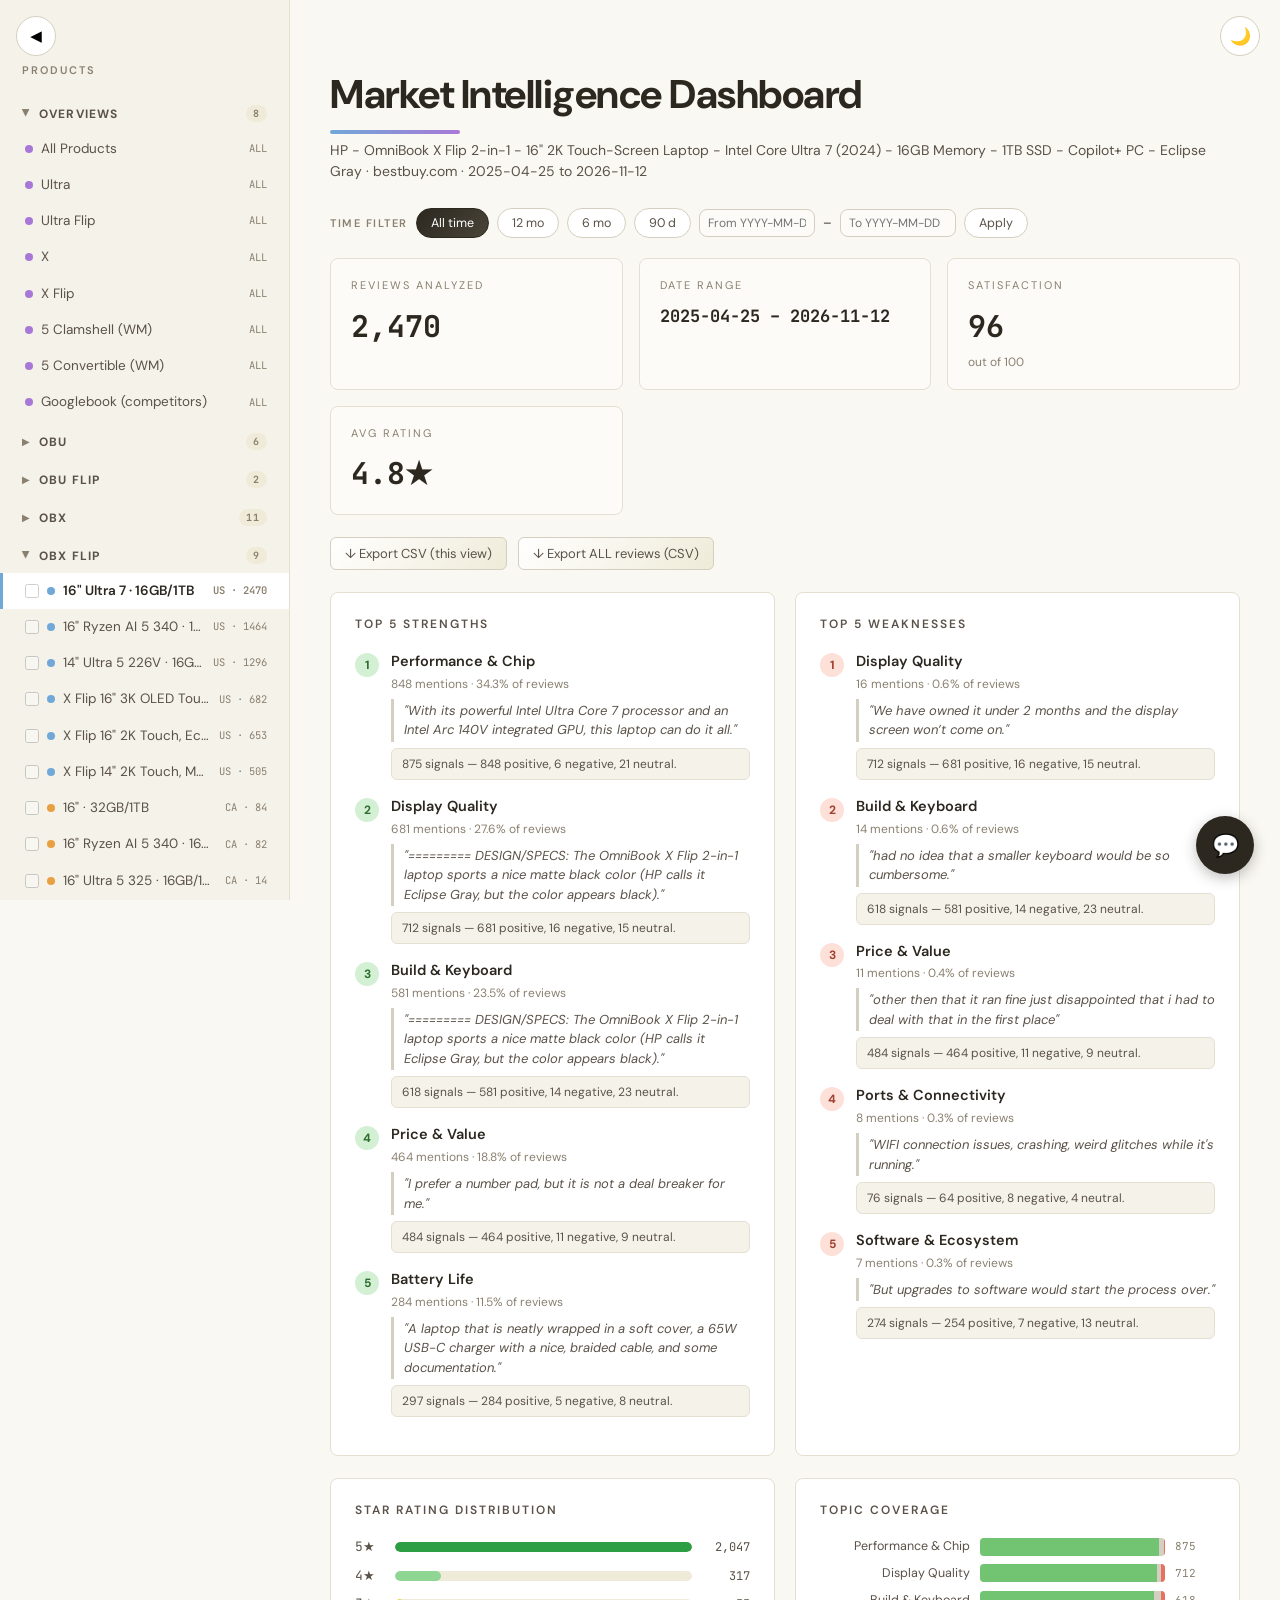
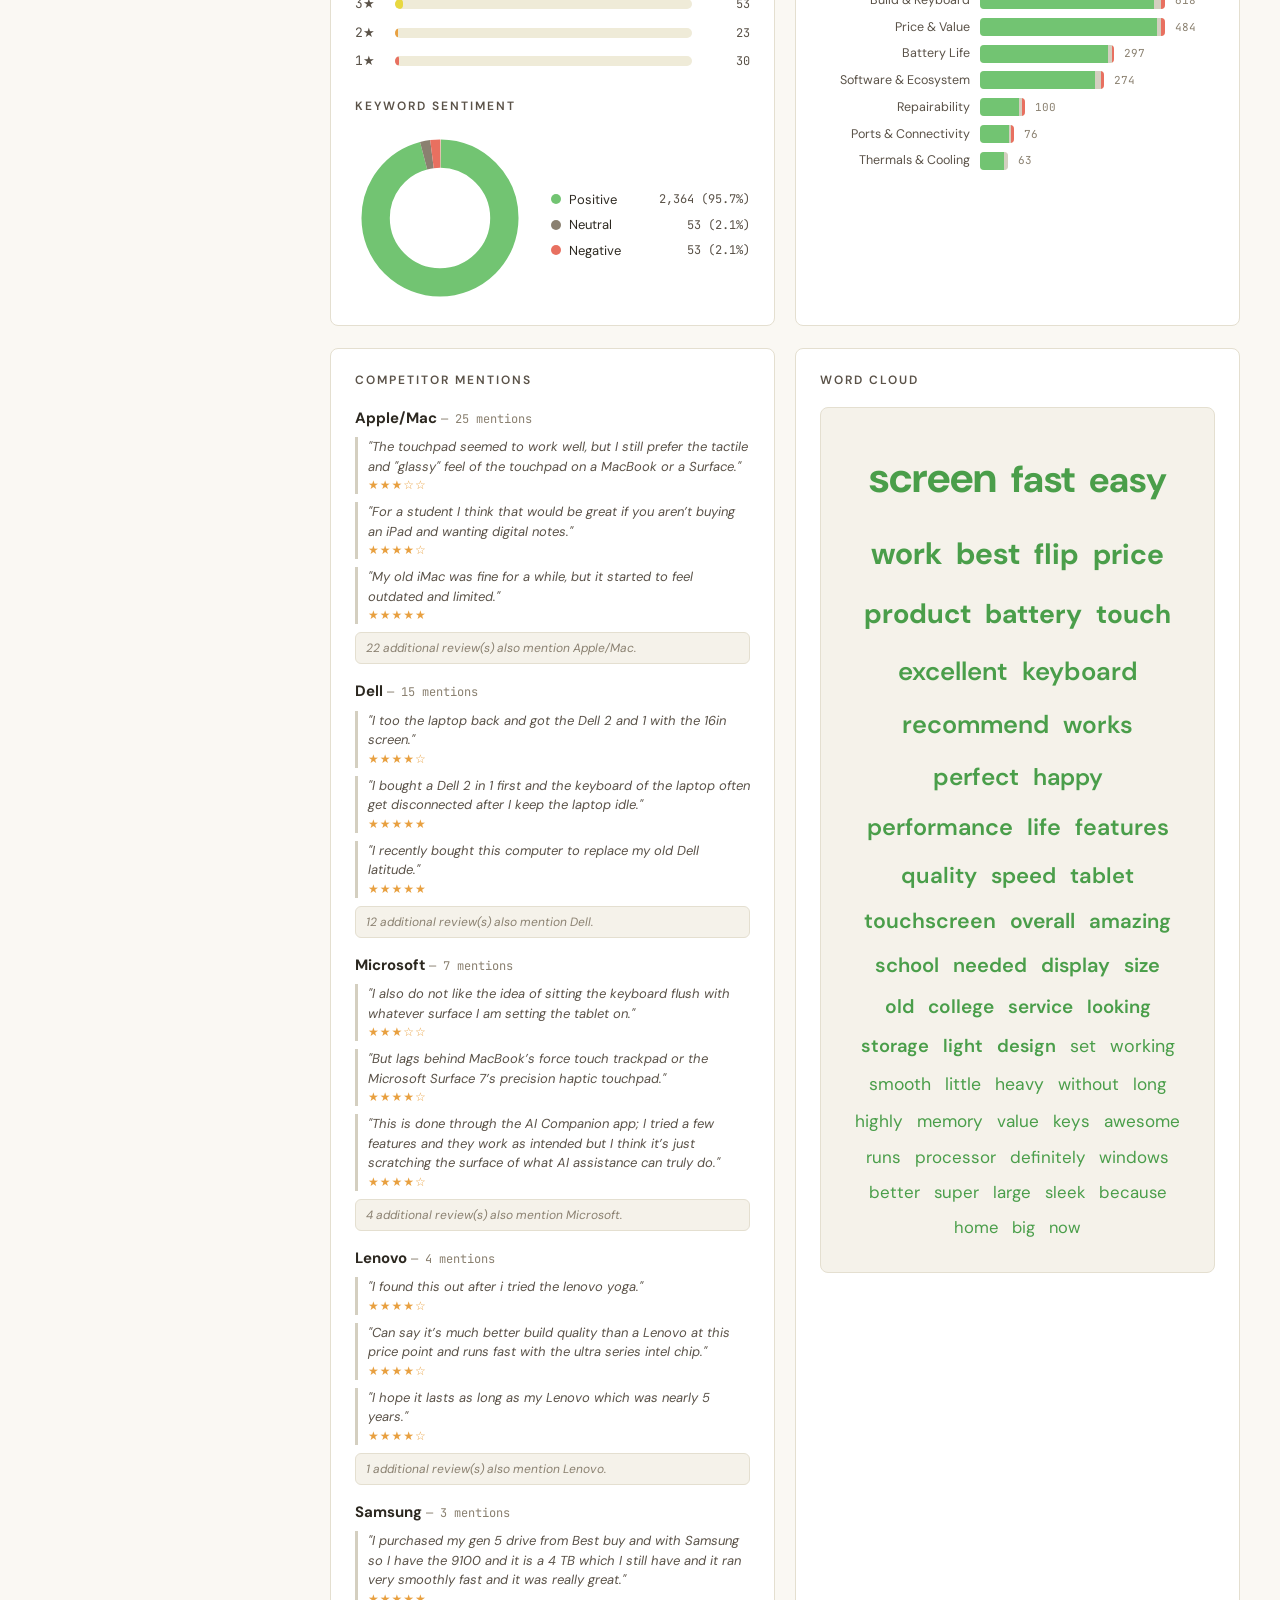
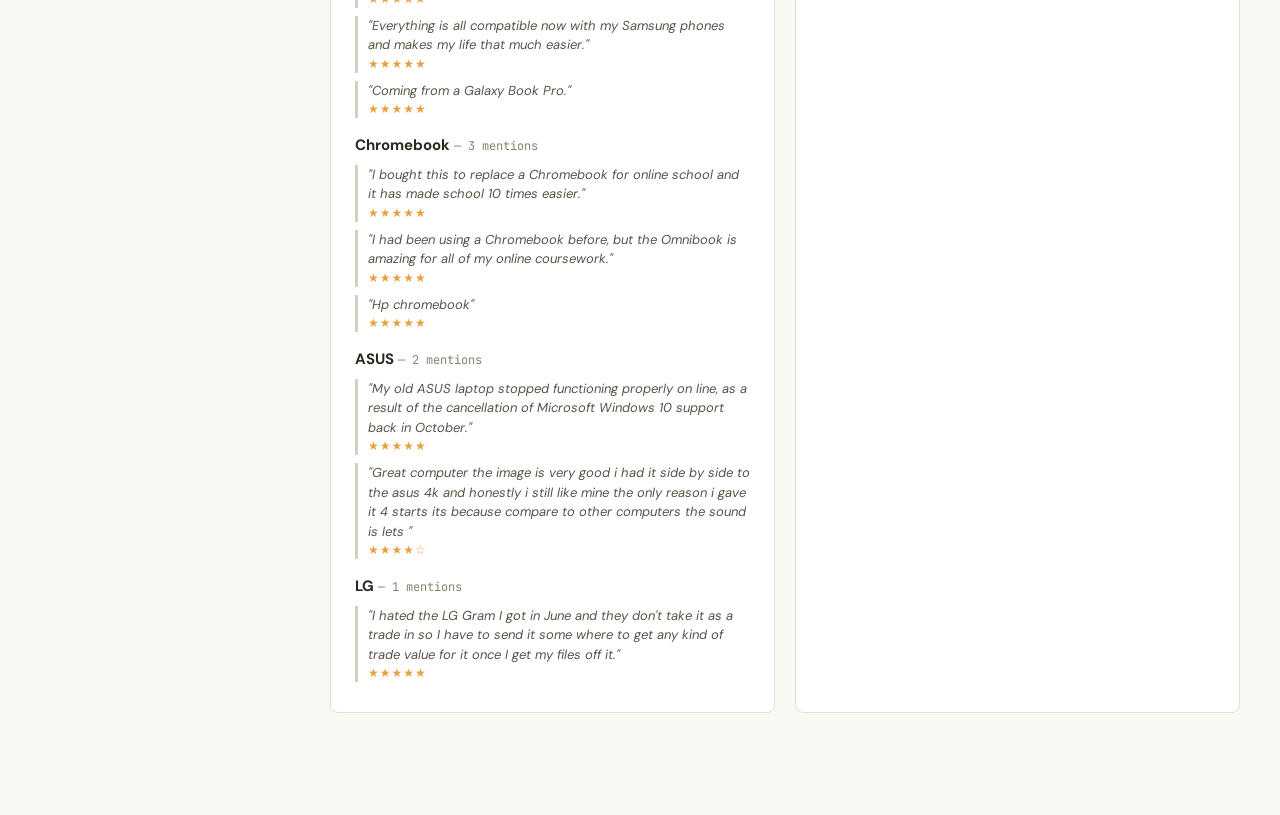
<file: docs/index.html>
<!DOCTYPE html>
<html lang="en">
<head>
<meta charset="UTF-8">
<meta name="viewport" content="width=device-width, initial-scale=1.0">
<meta name="robots" content="noindex, nofollow, noarchive">
<title>Market Intelligence Dashboard — HP OmniBook Ultra / X</title>
<link rel="icon" href="data:image/svg+xml,<svg xmlns=%22http://www.w3.org/2000/svg%22 viewBox=%220 0 100 100%22><text y=%22.9em%22 font-size=%2290%22>📊</text></svg>">
<link href="https://fonts.googleapis.com/css2?family=JetBrains+Mono:wght@400;600;700&family=Instrument+Serif:ital@0;1&family=DM+Sans:wght@400;500;600;700&display=swap" rel="stylesheet">
<link rel="stylesheet" href="style-guide.css">
<style>
body { margin:0; display:flex; min-height:100vh; }
/* ── Sidebar ── */
#sidebar { width:290px; flex-shrink:0; background:var(--bg2); border-right:1px solid var(--border);
  padding:22px 0; position:sticky; top:0; height:100vh; overflow-y:auto; box-sizing:border-box; }
#sidebar h2 { font-size:11px; letter-spacing:2px; color:var(--text-mute); font-weight:600;
  text-transform:uppercase; padding:0 22px; margin:0 0 14px; }
.side-group { font-size:10.5px; letter-spacing:1.5px; text-transform:uppercase; color:var(--text-mute);
  padding:14px 22px 6px; font-weight:600; }
.side-item { display:flex; align-items:center; gap:8px; padding:8px 22px; cursor:pointer;
  font-size:13.5px; color:var(--text-mid); border-left:3px solid transparent; }
.side-item:hover { background:var(--bg3); }
.side-item.active { background:#fff; border-left-color:var(--accent); color:var(--text); font-weight:600; }
.side-dot { width:8px; height:8px; border-radius:50%; flex-shrink:0; }
.side-name { flex:1; overflow:hidden; text-overflow:ellipsis; white-space:nowrap; }
.side-meta { font-family:'JetBrains Mono',monospace; font-size:10.5px; color:var(--text-mute); }
/* ── Main ── */
#main { flex:1; padding:34px 40px 80px; max-width:1560px; box-sizing:border-box; min-width:0; }
#main h1 { font-family:'DM Sans',sans-serif; font-weight:700; font-size:28px; margin:0 0 6px; color:var(--text); }
.subtitle { color:var(--text-mid); font-size:14px; margin-bottom:26px; }
.kpi-row { display:grid; grid-template-columns:repeat(auto-fit,minmax(220px,1fr)); gap:16px; margin-bottom:22px; }
.kpi { background:var(--card2); border:1px solid var(--border); border-radius:var(--radius); padding:18px 20px; }
.kpi .lbl { font-size:11px; letter-spacing:2px; text-transform:uppercase; color:var(--text-mute); margin-bottom:10px; }
.kpi .val { font-family:'JetBrains Mono',monospace; font-size:30px; font-weight:700; color:var(--text); }
.kpi .sub { font-size:12px; color:var(--text-mute); margin-top:4px; }
.grid2 { display:grid; grid-template-columns:1fr 1fr; gap:20px; margin-bottom:22px; }
@media (max-width:1100px){ .grid2{grid-template-columns:1fr;} #sidebar{display:none;} }
.panel { background:var(--card); border:1px solid var(--border); border-radius:var(--radius); padding:22px 24px; }
.panel h3 { font-size:12px; letter-spacing:2px; text-transform:uppercase; color:var(--text-mid);
  font-weight:600; margin:0 0 18px; }
/* S&W */
.sw-item { display:flex; gap:12px; margin-bottom:16px; }
.sw-num { width:24px; height:24px; border-radius:50%; display:flex; align-items:center; justify-content:center;
  font-size:12px; font-weight:700; flex-shrink:0; margin-top:2px; }
.sw-num.s { background:var(--hl-green); color:#2c6e2c; }
.sw-num.w { background:var(--hl-red); color:#a04030; }
.sw-body { flex:1; min-width:0; }
.sw-theme { font-weight:600; font-size:14.5px; color:var(--text); }
.sw-meta { font-size:12px; color:var(--text-mute); margin:2px 0 6px; }
.sw-quote { border-left:3px solid var(--border2); padding:2px 0 2px 10px; font-style:italic;
  font-size:13px; color:var(--text-mid); margin-bottom:6px; }
.sw-signal { background:var(--bg2); border:1px solid var(--border); border-radius:6px; font-size:12px;
  color:var(--text-mid); padding:6px 10px; }
/* bars */
.star-row { display:flex; align-items:center; gap:10px; margin-bottom:9px; font-size:13px; }
.star-lab { width:30px; font-family:'JetBrains Mono',monospace; color:var(--text-mid); }
.star-track { flex:1; height:10px; background:var(--bg3); border-radius:5px; overflow:hidden; }
.star-fill { height:100%; border-radius:5px; }
.star-n { width:48px; text-align:right; font-family:'JetBrains Mono',monospace; font-size:12px; color:var(--text-mid); }
.topic-row { display:flex; align-items:center; gap:10px; margin-bottom:8px; font-size:12.5px; }
.topic-lab { width:150px; text-align:right; color:var(--text-mid); flex-shrink:0; }
.topic-track { flex:1; height:18px; background:var(--bg3); border-radius:4px; overflow:hidden; display:flex; }
.topic-track div { height:100%; }
.topic-n { width:40px; font-family:'JetBrains Mono',monospace; font-size:11px; color:var(--text-mute); }
/* donut legend */
.legend { display:flex; flex-direction:column; gap:6px; font-size:13px; margin-top:14px; }
.legend div { display:flex; align-items:center; gap:8px; }
.legend .sw { width:10px; height:10px; border-radius:50%; }
.legend .n { margin-left:auto; font-family:'JetBrains Mono',monospace; font-size:12px; color:var(--text-mid); }
/* competitors / wordcloud */
.comp-brand { font-weight:700; font-size:15px; margin:16px 0 8px; }
.comp-brand span { font-family:'JetBrains Mono',monospace; font-size:12px; color:var(--text-mute); font-weight:400; }
.comp-quote { border-left:3px solid var(--border2); padding-left:10px; margin-bottom:8px; }
.comp-quote .q { font-style:italic; font-size:13px; color:var(--text-mid); }
.comp-quote .stars { color:#e8a040; font-size:12px; letter-spacing:1px; }
.comp-rest { background:var(--bg2); border:1px solid var(--border); border-radius:6px; padding:6px 10px;
  font-size:12px; color:var(--text-mute); font-style:italic; margin:8px 0 4px; }
#wordcloud { background:var(--bg2); border:1px solid var(--border); border-radius:var(--radius);
  padding:26px; text-align:center; line-height:2.1; }
#wordcloud span { margin:0 7px; display:inline-block; }
.btn-export { display:inline-block; margin-bottom:22px; padding:7px 14px; background:var(--card);
  border:1px solid var(--border2); border-radius:6px; font-size:13px; cursor:pointer; color:var(--text-mid); }
.btn-export:hover { background:var(--bg2); }
#loadmsg { color:var(--text-mute); text-align:center; padding:80px 0; font-size:14px; }
/* planner view */
.ptable { width:100%; border-collapse:collapse; font-size:12.5px; }
.ptable th { text-align:left; font-size:10.5px; letter-spacing:1.5px; text-transform:uppercase;
  color:var(--text-mute); padding:6px 10px; border-bottom:1px solid var(--border2); }
.ptable td { padding:7px 10px; border-bottom:1px solid var(--border); color:var(--text-mid); vertical-align:top; }
.ptable td.mono, .ptable .mono td { font-family:'JetBrains Mono',monospace; font-size:11.5px; }
.ptable tr:last-child td { border-bottom:none; }
.pill { display:inline-block; padding:2px 8px; border-radius:10px; font-size:11px; margin:1px 2px 1px 0; }
.pill.bad { background:var(--hl-red); color:#a04030; }
.pill.good { background:var(--hl-green); color:#2c6e2c; }
.callout { border-radius:8px; padding:14px 16px; font-size:13.5px; margin-bottom:14px; }
.callout.good { background:var(--hl-green); border:1px solid var(--hl-green-b); color:#234f23; }
.callout.warn { background:var(--hl-yellow); border:1px solid var(--hl-yellow-b); color:#5a5220; }
.heatcell { display:inline-block; min-width:38px; text-align:center; border-radius:4px; padding:2px 4px;
  font-family:'JetBrains Mono',monospace; font-size:11px; }
</style>
<style>
/* ── AI chat (bottom-right) ── */
#aiToggle { position:fixed; right:26px; bottom:26px; width:58px; height:58px; border-radius:50%;
  background:#2c2820; color:#fff; border:none; cursor:pointer; font-size:22px; z-index:60;
  box-shadow:0 4px 14px rgba(44,40,32,.3); }
#aiPanel { position:fixed; right:26px; bottom:96px; width:390px; max-height:560px; background:var(--card);
  border:1px solid var(--border2); border-radius:12px; box-shadow:0 8px 30px rgba(44,40,32,.18);
  display:none; flex-direction:column; overflow:hidden; z-index:60; }
#aiPanel.open { display:flex; }
.ai-head { padding:14px 16px; background:var(--bg2); border-bottom:1px solid var(--border);
  font-weight:600; font-size:14px; display:flex; justify-content:space-between; align-items:center; }
.ai-head button { border:none; background:none; cursor:pointer; font-size:16px; color:var(--text-mute); }
.ai-ctx { font-size:11px; color:var(--text-mute); font-weight:400; margin-top:2px; }
#aiMsgs { flex:1; overflow-y:auto; padding:14px; display:none; flex-direction:column; gap:10px; min-height:200px; }
.msg { max-width:85%; padding:9px 12px; border-radius:10px; font-size:13px; line-height:1.5; white-space:pre-wrap; }
.msg.user { align-self:flex-end; background:var(--hl-blue); color:var(--text); }
.msg.bot { align-self:flex-start; background:var(--bg2); border:1px solid var(--border); color:var(--text); }
.msg.bot table { border-collapse:collapse; margin:6px 0; font-size:11.5px; display:block;
  overflow-x:auto; max-width:100%; white-space:nowrap; }
.msg.bot td, .msg.bot th { border:1px solid var(--border2); padding:4px 8px; text-align:left; }
.msg.bot th { background:var(--bg3); font-weight:600; }
.msg.bot code { background:var(--bg3); padding:1px 4px; border-radius:4px; font-size:11px; }
.msg.sys { align-self:center; font-size:12px; color:var(--text-mute); background:none; }
#aiLogin { padding:22px 18px; display:flex; flex-direction:column; gap:10px; }
#aiLogin input, #aiInputRow input { padding:9px 12px; border:1px solid var(--border2); border-radius:8px;
  font-size:13px; font-family:'DM Sans',sans-serif; outline:none; background:var(--card2); color:var(--text); }
#aiLogin button, #aiInputRow button { padding:9px 14px; background:#2c2820; color:#fff; border:none;
  border-radius:8px; font-size:13px; cursor:pointer; }
#aiErr { color:var(--red); font-size:12px; min-height:14px; }
#aiQuick { display:none; flex-wrap:wrap; gap:6px; padding:0 14px 10px; }
#aiQuick button { font-size:11.5px; padding:5px 10px; border-radius:20px; border:1px solid var(--border2);
  background:var(--card2); cursor:pointer; color:var(--text-mid); }
#aiInputRow { display:none; gap:8px; padding:12px 14px; border-top:1px solid var(--border); }
#aiInputRow input { flex:1; }
</style>
</head>
<body>
<nav id="sidebar">
  <h2>Products</h2>
  <div id="sideList"></div>
</nav>
<main id="main">
  <h1>Market Intelligence Dashboard</h1>
  <div class="subtitle" id="subtitle">Loading…</div>
  <div id="loadmsg">Loading data…</div>
  <div id="content" style="display:none">
    <div class="kpi-row">
      <div class="kpi"><div class="lbl">Reviews Analyzed</div><div class="val" id="kTotal">–</div></div>
      <div class="kpi"><div class="lbl">Date Range</div><div class="val" id="kRange" style="font-size:17px;line-height:1.5">–</div></div>
      <div class="kpi"><div class="lbl">Satisfaction</div><div class="val" id="kSat">–</div><div class="sub">out of 100</div></div>
      <div class="kpi"><div class="lbl">Avg Rating</div><div class="val" id="kAvg">–</div></div>
    </div>
    <button class="btn-export" id="btnCsv">↓ Export CSV (this view)</button>
    <button class="btn-export" id="btnCsvAll" style="margin-left:8px" title="Every product, every retailer — HP OmniBook + Googlebook competitors">↓ Export ALL reviews (CSV)</button>
    <div class="grid2">
      <div class="panel"><h3>Top 5 Strengths</h3><div id="strengths"></div></div>
      <div class="panel"><h3>Top 5 Weaknesses</h3><div id="weaknesses"></div></div>
    </div>
    <div class="grid2">
      <div class="panel">
        <h3>Star Rating Distribution</h3><div id="starBars"></div>
        <h3 style="margin-top:26px">Keyword Sentiment</h3>
        <div style="display:flex;align-items:center;gap:26px">
          <svg id="donut" width="170" height="170" viewBox="0 0 42 42"></svg>
          <div class="legend" id="sentLegend" style="flex:1"></div>
        </div>
      </div>
      <div class="panel"><h3>Topic Coverage</h3><div id="topicBars"></div></div>
    </div>
    <div class="grid2">
      <div class="panel"><h3>Competitor Mentions</h3><div id="competitors"></div></div>
      <div class="panel"><h3>Word Cloud</h3><div id="wordcloud"></div></div>
    </div>
    <div id="plannerWrap" style="display:none">
      <div class="grid2">
        <div class="panel">
          <h3>Planner · Iteration Priorities <span style="letter-spacing:0;text-transform:none;font-weight:400;color:var(--text-mute)">(attention × pain)</span></h3>
          <div id="pCallouts"></div>
          <table class="ptable"><thead><tr><th>#</th><th>Topic</th><th>Attention</th><th>Neg rate</th><th>Priority</th></tr></thead>
          <tbody id="pPriorities"></tbody></table>
        </div>
        <div class="panel">
          <h3>Planner · Launch-Wave Cohorts <span style="letter-spacing:0;text-transform:none;font-weight:400;color:var(--text-mute)">(by first-review year)</span></h3>
          <table class="ptable"><thead><tr><th>Wave</th><th>Models</th><th>Reviews</th><th>Avg ★</th><th>Neg %</th><th>Top complaints</th></tr></thead>
          <tbody id="pCohorts"></tbody></table>
          <h3 style="margin-top:22px">Planner · Quarterly Quality Trend</h3>
          <table class="ptable mono"><thead><tr id="pQHead"></tr></thead><tbody id="pQuarterly"></tbody></table>
        </div>
      </div>
      <div class="panel" style="margin-bottom:22px">
        <h3>Planner · Model Breakdown</h3>
        <table class="ptable"><thead><tr><th>Model</th><th>Mkt</th><th>Reviews</th><th>Avg ★</th><th>Sat %</th><th>First review</th><th>Top complaint</th></tr></thead>
        <tbody id="pBreakdown"></tbody></table>
      </div>
    </div>
  </div>
</main>
<button id="aiToggle" title="Ask AI">💬</button>
<div id="aiPanel">
  <div class="ai-head">
    <div>Review AI Assistant<div class="ai-ctx" id="aiCtx"></div></div>
    <button id="aiClose">✕</button>
  </div>
  <div id="aiLogin">
    <div style="font-size:13px;color:var(--text-mid)">Enter your team access token to start.</div>
    <input type="password" id="aiToken" placeholder="Access token">
    <button id="aiLoginBtn">Enter</button>
    <div id="aiErr"></div>
  </div>
  <div id="aiMsgs"></div>
  <div id="aiQuick">
    <button data-q="What are the most common complaints about this product?">Common complaints</button>
    <button data-q="Summarize the top strengths with examples.">Top strengths</button>
    <button data-q="How does it compare with competitors mentioned in reviews?">vs competitors</button>
  </div>
  <div id="aiInputRow">
    <input id="aiInput" placeholder="Ask about this product's reviews…">
    <button id="aiSend">Send</button>
  </div>
</div>
<script>
const SERIES_LABEL = {Ultra:"OmniBook Ultra", UltraFlip:"OmniBook Ultra Flip", X:"OmniBook X", XFlip:"OmniBook X Flip", FiveClamshell:"OmniBook 5 Clamshell (Walmart)", FiveConvertible:"OmniBook 5 Convertible (Walmart)", Googlebook:"Googlebook (competitors)"};
const SERIES_ORDER = ["Ultra","UltraFlip","X","XFlip","FiveClamshell","FiveConvertible","Googlebook"];
const COLORS = {pos:"#72c472", neu:"#8a8070", neg:"#e87060"};
const OVERVIEWS = [
  {product_key:"all",              name:"All Products",   series_label:"Portfolio"},
  {product_key:"series_ultra",     name:"Ultra",          series_label:"Series"},
  {product_key:"series_ultraflip", name:"Ultra Flip",     series_label:"Series"},
  {product_key:"series_x",         name:"X",              series_label:"Series"},
  {product_key:"series_xflip",     name:"X Flip",         series_label:"Series"},
  {product_key:"series_5clam",     name:"5 Clamshell (WM)", series_label:"Series"},
  {product_key:"series_5flip",     name:"5 Convertible (WM)", series_label:"Series"},
  {product_key:"series_googlebook", name:"Googlebook (competitors)", series_label:"Competitors"},
];
let manifest = [], current = null, reviewsCache = {};

const $ = id => document.getElementById(id);
const esc = s => (s||"").replace(/[&<>"]/g, c => ({"&":"&amp;","<":"&lt;",">":"&gt;",'"':"&quot;"}[c]));

// Cache-busting: the manifest is always fetched fresh (no-store); every other
// data file gets ?v=<generated_at> appended, so after a weekly push all viewers
// pick up new numbers without a manual hard refresh.
let DATA_VER = "";
async function j(path) {
  const isManifest = /(^|\/)manifest\.json$/.test(path);
  const url = isManifest ? path
            : DATA_VER ? path + (path.includes("?") ? "&" : "?") + "v=" + encodeURIComponent(DATA_VER)
            : path;
  const r = await fetch(url, isManifest ? { cache: "no-store" } : undefined);
  if (!r.ok) throw new Error(path+" → "+r.status);
  return r.json();
}

async function init() {
  try {
    const m = await j("data/manifest.json");
    DATA_VER = (m && m.generated_at) || String(Date.now());
    manifest = m.products || m;
  }
  catch (e) { $("loadmsg").textContent = "Could not load manifest: " + e.message +
    " — if opening locally, run: python -m http.server 8080 (fetch is blocked on file://)"; return; }
  if (!Array.isArray(manifest)) manifest = Object.values(manifest);
  manifest.forEach(p => { p.review_count = p.review_count ?? p.total ?? 0; });
  manifest = manifest.filter(p => p.review_count > 0);
  renderSidebar();
  const fromHash = location.hash.slice(1);
  const first = manifest.find(p => p.product_key === fromHash) ||
                manifest.slice().sort((a,b)=>(b.review_count||0)-(a.review_count||0))[0];
  if (first) select(first.product_key);
}

function renderSidebar() {
  const box = $("sideList"); box.innerHTML = "";
  const og = document.createElement("div");
  og.className = "side-group"; og.textContent = "Overviews";
  box.appendChild(og);
  for (const o of OVERVIEWS) {
    const el = document.createElement("div");
    el.className = "side-item"; el.id = "side_" + o.product_key;
    el.innerHTML = `<span class="side-dot" style="background:var(--hl-purple-b)"></span>
      <span class="side-name">${esc(o.name)}</span><span class="side-meta">ALL</span>`;
    el.onclick = () => select(o.product_key);
    box.appendChild(el);
  }
  for (const s of SERIES_ORDER) {
    const items = manifest.filter(p => p.series === s);
    if (!items.length) continue;
    const g = document.createElement("div");
    g.className = "side-group"; g.textContent = SERIES_LABEL[s] || s;
    box.appendChild(g);
    items.sort((a,b)=>(b.review_count||0)-(a.review_count||0));
    for (const p of items) {
      const el = document.createElement("div");
      el.className = "side-item"; el.id = "side_" + p.product_key;
      const dot = p.retailer === "walmart" ? "var(--hl-yellow-b)" : (p.market === "US" ? "var(--accent)" : "var(--hl-orange-b)");
      const mkt = p.retailer === "walmart" ? "WM" : p.market;
      el.innerHTML = `<span class="side-dot" style="background:${dot}"></span>
        <span class="side-name" title="${esc(p.name)}">${esc(shortName(p))}</span>
        <span class="side-meta">${mkt} · ${p.review_count ?? "?"}</span>`;
      el.onclick = () => select(p.product_key);
      box.appendChild(el);
    }
  }
}

function shortName(p) {
  let n = (p.name||p.product_key).replace(/^HP\s*[-–]?\s*/i,"").replace(/OmniBook\s*/i,"")
    .replace(/(Copilot\+?\s*PC|2[- ]in[- ]1|Touch[- ]?Screen|Touchscreen|Laptop)/gi,"").replace(/\s+/g," ").trim();
  return n.length > 34 ? n.slice(0,34)+"…" : n;
}

async function select(key) {
  const ov = OVERVIEWS.find(o => o.product_key === key);
  current = ov ? { ...ov, market:"US+CA", review_count:0, overview:true }
              : manifest.find(p => p.product_key === key);
  if (!current) return;
  location.hash = key;
  document.querySelectorAll(".side-item").forEach(e => e.classList.remove("active"));
  const el = $("side_"+key); if (el) el.classList.add("active");
  $("loadmsg").style.display = "block"; $("content").style.display = "none";
  try {
    const base = "data/" + key + "/";
    const [summary, topics, sw, wc, comp] = await Promise.all([
      j(base+"summary.json"), j(base+"topics.json"), j(base+"strengths_weaknesses.json"),
      j(base+"wordcloud.json"), j(base+"competitors_detail.json")]);
    render(summary, topics, sw, wc, comp);
    if (current.overview) {
      try {
        const [planner, breakdown] = await Promise.all([j(base+"planner.json"), j(base+"products_breakdown.json")]);
        renderPlanner(planner, breakdown);
        current.review_count = planner.reviews_total;
        $("plannerWrap").style.display = "block";
      } catch (e) { $("plannerWrap").style.display = "none"; }
    } else {
      $("plannerWrap").style.display = "none";
    }
    $("aiCtx").textContent = "Context: " + (current.overview ? current.name + " overview" : shortName(current)) + " (" + current.market + ")";
  } catch (e) { $("loadmsg").textContent = "Could not load product data: " + e.message; return; }
  $("loadmsg").style.display = "none"; $("content").style.display = "block";
}
function render(s, topics, sw, wc, comp) {
  $("subtitle").textContent = s.product + " · " + (s.source || ("Best Buy " + s.market)) + " · " + s.date_range;
  $("kTotal").textContent = s.total.toLocaleString();
  $("kRange").textContent = s.date_range.replace(" to ", " – ");
  $("kSat").textContent = Math.round(s.satisfaction_score);
  $("kAvg").textContent = s.avg_rating.toFixed(1) + "★";

  // S&W
  for (const [id, list, cls] of [["strengths", sw.strengths, "s"], ["weaknesses", sw.weaknesses, "w"]]) {
    $(id).innerHTML = list.map((it, i) => {
      const t = topics.find(t => t.label === it.theme) || {};
      return `<div class="sw-item"><div class="sw-num ${cls}">${i+1}</div><div class="sw-body">
        <div class="sw-theme">${esc(it.theme)}</div>
        <div class="sw-meta">${it.count} mentions · ${it.pct_of_reviews}% of reviews</div>
        ${(it.quotes||[]).slice(0,1).map(q => `<div class="sw-quote">"${esc(q)}"</div>`).join("")}
        <div class="sw-signal">${t.total||0} signals — ${t.positive||0} positive, ${t.negative||0} negative, ${t.neutral||0} neutral.</div>
      </div></div>`;
    }).join("");
  }

  // Star bars
  const starColors = {5:"#2e9e44",4:"#8fd694",3:"#e8d840",2:"#e8a040",1:"#e87060"};
  const maxStar = Math.max(...Object.values(s.star_distribution), 1);
  $("starBars").innerHTML = [5,4,3,2,1].map(st => {
    const n = s.star_distribution[st] || 0;
    return `<div class="star-row"><span class="star-lab">${st}★</span>
      <div class="star-track"><div class="star-fill" style="width:${n/maxStar*100}%;background:${starColors[st]}"></div></div>
      <span class="star-n">${n.toLocaleString()}</span></div>`;
  }).join("");

  // Donut (SVG)
  const seg = [["positive",COLORS.pos],["neutral",COLORS.neu],["negative",COLORS.neg]];
  let off = 25, svg = "";
  for (const [k, col] of seg) {
    const pct = s.sentiment[k+"_pct"];
    svg += `<circle cx="21" cy="21" r="15.9" fill="none" stroke="${col}" stroke-width="7"
      stroke-dasharray="${pct} ${100-pct}" stroke-dashoffset="${off}"></circle>`;
    off -= pct;
  }
  $("donut").innerHTML = svg;
  $("sentLegend").innerHTML = seg.map(([k,col]) =>
    `<div><span class="sw" style="background:${col}"></span>${k[0].toUpperCase()+k.slice(1)}
     <span class="n">${s.sentiment[k].toLocaleString()} (${s.sentiment[k+"_pct"]}%)</span></div>`).join("");

  // Topic coverage
  const maxT = Math.max(...topics.map(t => t.total), 1);
  $("topicBars").innerHTML = topics.map(t => {
    const w = t.total / maxT * 100;
    const pp = t.total ? t.positive/t.total*100 : 0, np = t.total ? t.negative/t.total*100 : 0;
    return `<div class="topic-row"><span class="topic-lab">${esc(t.label)}</span>
      <div class="topic-track" style="max-width:${w}%">
        <div style="width:${pp}%;background:${COLORS.pos}"></div>
        <div style="width:${100-pp-np}%;background:#d4cfc0"></div>
        <div style="width:${np}%;background:${COLORS.neg}"></div>
      </div><span class="topic-n">${t.total}</span></div>`;
  }).join("");

  // Competitors
  $("competitors").innerHTML = (comp.competitors||[]).length ? comp.competitors.map(c => `
    <div class="comp-brand">${esc(c.brand)} <span>— ${c.total_mentions} mentions</span></div>
    ${c.reviews.map(r => `<div class="comp-quote"><div class="q">"${esc((r.excerpt||r.body||r.title||"").slice(0,200))}"</div>
      <div class="stars">${"★".repeat(r.rating)}${"☆".repeat(5-r.rating)}</div></div>`).join("")}
    ${c.summary_of_remaining ? `<div class="comp-rest">${esc(c.summary_of_remaining)}</div>` : ""}
  `).join("") : '<div style="color:var(--text-mute);font-size:13px">No competitor mentions found.</div>';

  // Word cloud
  const maxW = Math.max(...wc.map(w => w.count), 1);
  $("wordcloud").innerHTML = wc.map(w => {
    const size = 12 + (w.count / maxW) * 30;
    const col = w.sentiment === "positive" ? "#4a9e4a" : w.sentiment === "negative" ? "#e87060" : "#8a8070";
    const weight = size > 26 ? 700 : size > 18 ? 600 : 400;
    return `<span style="font-size:${size}px;color:${col};font-weight:${weight}">${esc(w.word)}</span>`;
  }).join("");
}

// CSV export
$("btnCsv").onclick = async () => {
  if (!current) return;
  const key = current.product_key;
  if (!reviewsCache[key]) {
    if (current.overview) {
      const planner = await j("data/"+key+"/planner.json");
      const parts = await Promise.all(planner.members.map(m => j("data/"+m+"/reviews_sanitized.json")));
      reviewsCache[key] = parts.flat();
    } else {
      reviewsCache[key] = await j("data/"+key+"/reviews_sanitized.json");
    }
  }
  const rows = reviewsCache[key];
  const cols = ["review_id","submitted_at","rating","title","body","product_name","topics","competitors","is_recommended","helpful_votes","verified","market","sku"];
  const csv = [cols.join(",")].concat(rows.map(r => cols.map(c => {
    let v = r[c]; v = v === null || v === undefined ? "" : String(v);
    return '"' + v.replace(/"/g,'""').replace(/\r?\n/g," ") + '"';
  }).join(","))).join("\n");
  const a = document.createElement("a");
  a.href = URL.createObjectURL(new Blob(["﻿"+csv], {type:"text/csv"}));
  a.download = key + "_reviews.csv"; a.click();
};

// Export ALL reviews — every product in the manifest (HP + competitor sets),
// with brand / series / retailer columns so it can be pivoted in Excel.
// Bulk export is only offered on the login-protected host, never on the old
// public github.io site.
if (/github\.io$/i.test(location.hostname)) $("btnCsvAll").style.display = "none";
$("btnCsvAll").onclick = async () => {
  const btn = $("btnCsvAll"), label = btn.textContent;
  btn.disabled = true; btn.textContent = "Preparing…";
  try {
    const prods = manifest.filter(p => (p.review_count || p.total || 0) > 0);
    const parts = await Promise.all(prods.map(async p => {
      const revs = reviewsCache[p.product_key] ||
        (reviewsCache[p.product_key] = await j("data/" + p.product_key + "/reviews_sanitized.json").catch(() => []));
      const retailer = p.retailer === "walmart" ? "Walmart US" : (p.market === "CA" ? "Best Buy CA" : "Best Buy US");
      return revs.map(r => ({ ...r,
        brand: p.brand || "HP",
        series: SERIES_LABEL[p.series] || p.series || "",
        product_key: p.product_key,
        product_name: r.product_name || p.name || "",
        retailer }));
    }));
    const rows = parts.flat().sort((a, b) => (b.submitted_at || "").localeCompare(a.submitted_at || ""));
    const cols = ["review_id","submitted_at","rating","title","body","brand","series","product_name","product_key",
                  "retailer","market","sku","topics","competitors","is_recommended","helpful_votes","verified"];
    const csv = [cols.join(",")].concat(rows.map(r => cols.map(c => {
      let v = r[c]; v = v === null || v === undefined ? "" : String(v);
      return '"' + v.replace(/"/g,'""').replace(/\r?\n/g," ") + '"';
    }).join(","))).join("\n");
    const a = document.createElement("a");
    a.href = URL.createObjectURL(new Blob(["﻿" + csv], {type:"text/csv"}));
    a.download = "all_reviews_" + (DATA_VER || new Date().toISOString().slice(0,10)) + ".csv";
    a.click();
    btn.textContent = `✓ ${rows.length.toLocaleString()} reviews exported`;
    setTimeout(() => { btn.textContent = label; }, 3000);
  } catch (e) {
    btn.textContent = "Export failed — retry"; setTimeout(() => { btn.textContent = label; }, 3000);
  } finally { btn.disabled = false; }
};

// ── AI chat ──────────────────────────────────────────────────────────────
const WORKER_URL = "https://gemini-proxy.claire654789.workers.dev";
let aiToken = "", aiHistory = [];

$("aiToggle").onclick = () => $("aiPanel").classList.toggle("open");
$("aiClose").onclick = () => $("aiPanel").classList.remove("open");
$("aiLoginBtn").onclick = aiLogin;
$("aiToken").addEventListener("keydown", e => { if (e.key === "Enter") aiLogin(); });
$("aiSend").onclick = aiSendMsg;
$("aiInput").addEventListener("keydown", e => { if (e.key === "Enter") aiSendMsg(); });
$("aiQuick").addEventListener("click", e => {
  const b = e.target.closest("button"); if (!b) return;
  $("aiInput").value = b.dataset.q; aiSendMsg();
});

function addMsg(cls, text) {
  const d = document.createElement("div");
  d.className = "msg " + cls;
  if (cls === "bot") d.innerHTML = renderBot(text); else d.textContent = text;
  $("aiMsgs").appendChild(d);
  $("aiMsgs").scrollTop = $("aiMsgs").scrollHeight;
  return d;
}

function renderBot(text) {
  // 1. JSON contract {text, table:{headers,rows}} from the worker
  const m = text.match(/```json\s*([\s\S]*?)```/);
  if (m) {
    try {
      const o = JSON.parse(m[1]);
      let html = esc(o.text || "");
      if (o.table) html += "<table><tr>" + o.table.headers.map(h=>`<th>${esc(h)}</th>`).join("") + "</tr>" +
        o.table.rows.map(r=>"<tr>"+r.map(c=>`<td>${esc(String(c))}</td>`).join("")+"</tr>").join("") + "</table>";
      return html;
    } catch(e) {}
  }
  // 2. Markdown fallback: tables, bold, bullets, headings
  return renderMarkdown(text);
}

function renderMarkdown(text) {
  const inline = s => esc(s)
    .replace(/\*\*([^*]+)\*\*/g, "<b>$1</b>")
    .replace(/`([^`]+)`/g, "<code>$1</code>");

  // Repair single-line tables (no newline before any pipe): split at row junctions
  if (text.includes("|") && !/\n\s*\|/.test(text)) {
    text = text
      .replace(/\|\s+\|/g, "|\n|")          // "| |" row junction → newline
      .replace(/([:.])\s{2,}\|/g, "$1\n|"); // prose ending before table start
  }

  const lines = text.split(/\r?\n/);
  let html = "", tableRows = [];

  const flushTable = () => {
    if (!tableRows.length) return;
    const rows = tableRows.filter(r => !/^\s*\|?[\s:|-]+\|?\s*$/.test(r)); // drop |---| separator
    html += "<table>" + rows.map((r, i) => {
      const cells = r.replace(/^\s*\|/, "").replace(/\|\s*$/, "").split("|").map(c => c.trim());
      const tag = i === 0 ? "th" : "td";
      return "<tr>" + cells.map(c => `<${tag}>${inline(c)}</${tag}>`).join("") + "</tr>";
    }).join("") + "</table>";
    tableRows = [];
  };

  for (const line of lines) {
    if (/^\s*\|.*\|\s*$/.test(line)) { tableRows.push(line); continue; }
    flushTable();
    const t = line.trim();
    if (t === "") { html += "<br>"; continue; }
    if (/^###?\s+/.test(t)) { html += `<b>${inline(t.replace(/^#+\s+/, ""))}</b><br>`; continue; }
    if (/^[-*]\s+/.test(t)) { html += `&bull; ${inline(t.replace(/^[-*]\s+/, ""))}<br>`; continue; }
    html += inline(t) + "<br>";
  }
  flushTable();
  return html.replace(/(<br>)+$/, "");
}

function aiContextString() {
  if (!current) return "HP OmniBook review dashboard";
  return `Product in view: ${current.name} (${current.product_key}, Best Buy ${current.market}, ` +
         `${current.review_count} reviews). Answer questions using this product's review data.`;
}

async function aiLogin() {
  const t = $("aiToken").value.trim();
  if (!t) { $("aiErr").textContent = "Please enter a token"; return; }
  $("aiLoginBtn").disabled = true; $("aiLoginBtn").textContent = "Verifying…"; $("aiErr").textContent = "";
  try {
    const res = await fetch(WORKER_URL, { method:"POST", headers:{"Content-Type":"application/json"},
      body: JSON.stringify({ token:t, message:"Hello", question:"Hello",
        product_key: current ? current.product_key : "", context:"Test connection" }) });
    if (res.ok) {
      aiToken = t;
      $("aiLogin").style.display = "none";
      $("aiMsgs").style.display = "flex"; $("aiQuick").style.display = "flex"; $("aiInputRow").style.display = "flex";
      addMsg("sys", "Connected. Ask me about " + (current ? shortName(current) : "the products") + ".");
      $("aiInput").focus();
    } else {
      $("aiErr").textContent = res.status === 401 || res.status === 403 ?
        "Invalid token. Ask your team lead for access." : "Connection error (" + res.status + ")";
    }
  } catch (e) { $("aiErr").textContent = "Cannot reach server."; }
  $("aiLoginBtn").disabled = false; $("aiLoginBtn").textContent = "Enter";
}

async function aiSendMsg() {
  const q = $("aiInput").value.trim(); if (!q || !aiToken) return;
  $("aiInput").value = "";
  addMsg("user", q);
  const thinking = addMsg("sys", "Thinking…");
  try {
    const res = await fetch(WORKER_URL, { method:"POST", headers:{"Content-Type":"application/json"},
      body: JSON.stringify({
        token: aiToken,
        product_key: current ? current.product_key : "",
        question: q,
        message: q,                      // legacy worker compatibility
        context: aiContextString(),      // legacy worker compatibility
        history: aiHistory.slice(-8),
      }) });
    thinking.remove();
    if (!res.ok) { addMsg("sys", "Error " + res.status); return; }
    const data = await res.json().catch(() => null);
    const answer = data ? (data.answer || data.text || data.response || JSON.stringify(data)) : await res.text();
    addMsg("bot", answer);
    aiHistory.push({ role:"user", content:q }, { role:"model", content: String(answer).slice(0,2000) });
  } catch (e) { thinking.remove(); addMsg("sys", "Network error."); }
}

function heat(v) {
  if (v === null || v === undefined) return '<span class="heatcell" style="background:var(--bg3);color:var(--text-mute)">–</span>';
  const bg = v >= 15 ? "var(--hl-red)" : v >= 7 ? "var(--hl-yellow)" : "var(--hl-green)";
  return `<span class="heatcell" style="background:${bg}">${v}%</span>`;
}

function renderPlanner(p, breakdown) {
  const big = p.biggest_strength;
  const top = p.iteration_priorities[0];
  $("pCallouts").innerHTML =
    (big ? `<div class="callout good"><b>Biggest strength:</b> ${esc(big.label)} — ${big.positive.toLocaleString()} positive mentions (${big.attention_share}% of all topic signals, only ${big.negative_rate}% negative)</div>` : "") +
    (top ? `<div class="callout warn"><b>Fix first:</b> ${esc(top.label)} — buyers talk about it (${top.attention_share}% attention) and it has the worst pain score (${top.negative_rate}% negative)</div>` : "");
  $("pPriorities").innerHTML = p.iteration_priorities.map((t, i) => `
    <tr><td class="mono">${i+1}</td><td><b>${esc(t.label)}</b></td>
    <td class="mono">${t.attention_share}%</td><td>${heat(t.negative_rate)}</td>
    <td class="mono">${t.priority_score}</td></tr>`).join("");

  $("pCohorts").innerHTML = p.cohorts.map(c => `
    <tr><td class="mono"><b>${c.cohort}</b></td><td class="mono">${c.products}</td>
    <td class="mono">${c.reviews.toLocaleString()}</td><td class="mono">${c.avg_rating}</td>
    <td>${heat(c.neg_rate)}</td>
    <td>${c.top_complaints.map(x => `<span class="pill bad">${esc(x.label)} ${x.count}</span>`).join("")}</td></tr>`).join("");

  $("pQHead").innerHTML = "<th>Quarter</th><th>Rev</th><th>Avg ★</th><th>Neg%</th>" +
    p.top5_topics.map(t => `<th>${esc(t.label.split(" ")[0].replace("&",""))}</th>`).join("");
  $("pQuarterly").innerHTML = p.quarterly.map(q => `
    <tr><td>${q.quarter}</td><td>${q.reviews}</td><td>${q.avg_rating}</td><td>${heat(q.neg_rate)}</td>
    ${p.top5_topics.map(t => `<td>${heat(q.topic_neg_rate[t.topic])}</td>`).join("")}</tr>`).join("");

  $("pBreakdown").innerHTML = breakdown.map(m => `
    <tr><td><a href="#${m.product_key}" onclick="select('${m.product_key}')" style="color:var(--accent);text-decoration:none">${esc(m.name.slice(0,60))}</a></td>
    <td class="mono">${m.market}</td><td class="mono">${m.reviews.toLocaleString()}</td>
    <td class="mono">${m.avg_rating}</td><td class="mono">${m.satisfaction}</td>
    <td class="mono">${m.first_review}</td><td><span class="pill bad">${esc(m.top_complaint)}</span></td></tr>`).join("");
}

init();
</script>
<!-- ═══════════ UI v2 enhancement layer (fonts · motion · filter · compare) ═══════════ -->
<style id="ui2css">
/* Aptos font stack (local font on Win11/Office machines; graceful fallback) */
body, button, input, .kpi .lbl, .panel h3, .side-item, .subtitle, .msg {
  font-family: "Aptos", "Aptos Display", "Segoe UI Variable Text", "Segoe UI", "DM Sans", system-ui, sans-serif;
}
/* Bigger, bolder title with accent underline */
#main h1 { font-size: 40px; letter-spacing: -0.5px; padding-bottom: 10px; position: relative; }
#main h1::after { content:""; position:absolute; left:0; bottom:0; width:130px; height:4px; border-radius:2px;
  background: linear-gradient(90deg, var(--hl-blue-b), var(--hl-purple-b)); }
/* Gradient + hover interactions (keep cream palette) */
.btn-export, #aiQuick button {
  background: linear-gradient(135deg, var(--card) 0%, var(--bg3) 100%);
  transition: transform .18s ease, box-shadow .18s ease, filter .18s ease; }
.btn-export:hover, #aiQuick button:hover { transform: translateY(-2px);
  box-shadow: 0 4px 12px rgba(44,40,32,.12); filter: brightness(1.02); }
#aiLoginBtn, #aiSend, .cmp-btn {
  background: linear-gradient(135deg, #2c2820 0%, #4a4438 100%) !important;
  transition: transform .18s ease, box-shadow .18s ease; }
#aiLoginBtn:hover, #aiSend:hover, .cmp-btn:hover { transform: translateY(-2px);
  box-shadow: 0 6px 16px rgba(44,40,32,.28); }
.panel { transition: transform .22s ease, box-shadow .22s ease; }
.panel:hover { transform: translateY(-3px); box-shadow: 0 8px 22px rgba(44,40,32,.08); }
.side-item { transition: background .15s ease, padding-left .15s ease; }
.side-item:hover { padding-left: 28px; }
#aiToggle { transition: transform .2s ease; }
#aiToggle:hover { transform: scale(1.1) rotate(8deg); }
/* Collapsible sidebar groups */
.sgroup-head { display:flex; align-items:center; gap:8px; padding:12px 22px 8px; cursor:pointer;
  font-size:12px; letter-spacing:1.2px; text-transform:uppercase; color:var(--text-mid); font-weight:700;
  user-select:none; transition: color .15s ease; }
.sgroup-head:hover { color: var(--text); }
.sgroup-head .caret { display:inline-block; transition: transform .25s ease; font-size:10px; color:var(--text-mute); }
.sgroup.open .caret { transform: rotate(90deg); }
.sgroup-head .cnt { margin-left:auto; font-family:'JetBrains Mono',monospace; font-size:10px;
  background:var(--bg3); border-radius:9px; padding:1px 7px; color:var(--text-mute); }
.sgroup-body { overflow:hidden; height:0; }
.sgroup.open .sgroup-body { height:auto; }
/* Compare checkboxes + bar + overlay */
.cmp-check { width:14px; height:14px; accent-color:#2c2820; flex-shrink:0; cursor:pointer;
  opacity:.35; transition:opacity .15s ease; }
.side-item:hover .cmp-check, .cmp-check:checked { opacity:1; }
#cmpBar { position:fixed; left:50%; bottom:24px; transform:translateX(-50%) translateY(80px);
  background:var(--card); border:1px solid var(--border2); border-radius:30px; padding:10px 18px;
  display:flex; align-items:center; gap:12px; box-shadow:0 8px 24px rgba(44,40,32,.18); z-index:70;
  transition:transform .3s ease; font-size:13px; }
#cmpBar.show { transform:translateX(-50%) translateY(0); }
.cmp-btn { color:#fff; border:none; border-radius:20px; padding:8px 18px; font-size:13px; cursor:pointer; }
#cmpOverlay { position:fixed; inset:0; background:rgba(44,40,32,.35); z-index:80; display:none;
  align-items:flex-start; justify-content:center; padding:5vh 3vw; overflow:auto; }
#cmpOverlay.show { display:flex; }
#cmpCard { background:var(--bg); border-radius:14px; padding:28px 32px; max-width:1100px; width:100%;
  box-shadow:0 20px 60px rgba(44,40,32,.3); }
#cmpCard h2 { margin:0 0 18px; font-size:24px; }
#cmpCard table { width:100%; border-collapse:collapse; font-size:13px; }
#cmpCard th { text-align:left; padding:8px 12px; border-bottom:2px solid var(--border2);
  font-size:12px; vertical-align:bottom; }
#cmpCard td { padding:7px 12px; border-bottom:1px solid var(--border); color:var(--text-mid); }
#cmpCard td.num { font-family:'JetBrains Mono',monospace; }
.netbar { display:inline-block; height:8px; border-radius:4px; background:var(--hl-green-b); vertical-align:middle; }
.netbar.neg { background:var(--hl-red-b); }
/* Time filter bar */
#tfBar { display:flex; align-items:center; gap:8px; flex-wrap:wrap; margin:0 0 20px; }
#tfBar .tf-chip { padding:6px 14px; border-radius:18px; border:1px solid var(--border2); font-size:12.5px;
  cursor:pointer; background:var(--card); color:var(--text-mid); transition:all .18s ease; }
#tfBar .tf-chip:hover { transform:translateY(-1px); box-shadow:0 3px 8px rgba(44,40,32,.1); }
#tfBar .tf-chip.on { background:linear-gradient(135deg,#2c2820,#4a4438); color:#fff; border-color:#2c2820; }
#tfBar input[type=date] { border:1px solid var(--border2); border-radius:8px; padding:5px 8px;
  font-size:12px; background:var(--card2); color:var(--text); }
#tfNote { font-size:11.5px; color:var(--text-mute); font-style:italic; }
</style>
<script src="https://cdnjs.cloudflare.com/ajax/libs/gsap/3.12.5/gsap.min.js"></script>
<script id="ui2js">
/* ═══ UI v2: sidebar groups · display names · GSAP motion · time filter · compare ═══ */
const ABBREV = { Ultra:"OBU", UltraFlip:"OBU Flip", X:"OBX", XFlip:"OBX Flip",
                 FiveClamshell:"OB5 Clam (WM)", FiveConvertible:"OB5 Flip (WM)",
                 Googlebook:"Googlebook" };

// ── Normalized display name: 16" Ultra 7 255U · 16GB/1TB ──
function displayName(p) {
  const n = p.name || "";
  const size = (n.match(/(1[3-7](?:\.\d)?)\s*(?:["”″]|[- ]?inch|in\b)/i) || [])[1];
  let cpu = "";
  const pats = [
    [/snapdragon\s*x2\s*elite/i, "SD X2 Elite"], [/snapdragon\s*x\s*elite/i, "SD X Elite"],
    [/snapdragon\s*x\s*plus/i, "SD X Plus"], [/snapdragon\s*x/i, "SD X"],
    [/ryzen\s*ai\s*([579])(?:\s*hx)?\s*(\d{3})/i, m => `Ryzen AI ${m[1]} ${m[2]}`],
    [/ryzen\s*ai\s*([579])/i, m => `Ryzen AI ${m[1]}`],
    [/ryzen\s*([579])[- ]?(\d{4}\w*)/i, m => `Ryzen ${m[1]}-${m[2]}`],
    [/core\s*ultra\s*(x?[579])[- ]?(\d{3}\w*)?/i, m => `Ultra ${m[1].toUpperCase()}${m[2] ? " " + m[2] : ""}`],
    [/(?:intel\s*)?core\s*([579])\s*(\d{3}\w*)?/i, m => `Core ${m[1]}${m[2] ? " " + m[2] : ""}`],
  ];
  for (const [re, out] of pats) {
    const m = n.match(re);
    if (m) { cpu = typeof out === "function" ? out(m) : out; break; }
  }
  const ram = (n.match(/(\d{1,2})\s*GB\b/i) || [])[1];
  let ssd = (n.match(/(\d+)\s*TB/i) || [])[1];
  ssd = ssd ? ssd + "TB" : ((n.match(/(\d{3,4})\s*GB\s*SSD/i) || n.match(/SSD[^0-9]*(\d{3,4})\s*GB/i) || [])[1] || "") && ((n.match(/(\d{3,4})\s*GB\s*SSD/i) || [])[1] + "GB" || "");
  const bits = [];
  // Competitor sets: brand is the key identifier — lead with it.
  if (p.series === "Googlebook" || p.competitor) bits.push(p.brand || n.split(/\s+-\s+|\s+/)[0]);
  if (size) bits.push(size + '"');
  if (cpu) bits.push(cpu);
  const spec = [ram ? ram + "GB" : "", ssd].filter(Boolean).join("/");
  if (spec) bits.push("· " + spec);
  return bits.length >= 2 ? bits.join(" ") : shortName(p);
}

// ── Collapsible sidebar with abbreviations ──
function enhanceSidebar() {
  const box = $("sideList");
  if (!box || box.dataset.enhanced === "1" || !box.children.length) return;
  box.dataset.enhanced = "1";
  const nodes = [...box.children];
  box.innerHTML = "";
  let group = null, body = null;
  const activeKey = location.hash.slice(1);
  for (const el of nodes) {
    if (el.classList.contains("side-group")) {
      const label = el.textContent.trim();
      const slug = Object.keys(SERIES_LABEL).find(k => SERIES_LABEL[k] === label);
      const title = label === "Overviews" ? "Overviews" : (ABBREV[slug] || label);
      group = document.createElement("div");
      group.className = "sgroup";
      const head = document.createElement("div");
      head.className = "sgroup-head";
      head.innerHTML = `<span class="caret">▶</span><span>${esc(title)}</span><span class="cnt">0</span>`;
      body = document.createElement("div");
      body.className = "sgroup-body";
      group.append(head, body);
      box.appendChild(group);
    } else if (body) {
      body.appendChild(el);
      // add compare checkbox to product items (not overviews)
      const key = (el.id || "").replace("side_", "");
      if (key && !key.startsWith("series_") && key !== "all" && !el.querySelector(".cmp-check")) {
        const cb = document.createElement("input");
        cb.type = "checkbox"; cb.className = "cmp-check"; cb.dataset.key = key;
        cb.onclick = ev => { ev.stopPropagation(); toggleCompare(key, cb); };
        el.prepend(cb);
      }
      // normalized display name
      const p = manifest.find(x => x.product_key === key);
      const nameEl = el.querySelector(".side-name");
      if (p && nameEl) nameEl.textContent = displayName(p);
    }
  }
  // counts + default states: Overviews open, group containing active item open
  [...box.querySelectorAll(".sgroup")].forEach((g, i) => {
    const items = g.querySelectorAll(".side-item").length;
    g.querySelector(".cnt").textContent = items;
    const hasActive = !!g.querySelector(".side-item.active") ||
      !!g.querySelector("#side_" + CSS.escape(activeKey));
    if (i === 0 || hasActive) g.classList.add("open");
  });
}
</script>
<script id="ui2js-filter">
/* ── Time filter: recompute KPIs / stars / donut / topics from raw reviews ── */
let tfRange = null;   // {from:"YYYY-MM-DD", to:"YYYY-MM-DD"} or null = all time
const LABEL2TOPIC = Object.fromEntries(Object.entries({
  performance:"Performance & Chip", battery:"Battery Life", display:"Display Quality",
  thermals:"Thermals & Cooling", build_quality:"Build & Keyboard", ports:"Ports & Connectivity",
  price_value:"Price & Value", software_ecosystem:"Software & Ecosystem", repairability:"Repairability",
}).map(([k,v]) => [v,k]));

function injectFilterBar() {
  if ($("tfBar")) return;
  const bar = document.createElement("div");
  bar.id = "tfBar";
  bar.innerHTML = `
    <span style="font-size:11px;letter-spacing:1.5px;text-transform:uppercase;color:var(--text-mute);font-weight:600">Time&nbsp;filter</span>
    <button class="tf-chip on" data-d="all">All time</button>
    <button class="tf-chip" data-d="365">12 mo</button>
    <button class="tf-chip" data-d="180">6 mo</button>
    <button class="tf-chip" data-d="90">90 d</button>
    <input type="date" id="tfFrom"> – <input type="date" id="tfTo">
    <button class="tf-chip" id="tfApply">Apply</button>
    <span id="tfNote"></span>`;
  const content = $("content");
  content.parentNode.insertBefore(bar, content);
  bar.addEventListener("click", async e => {
    const chip = e.target.closest(".tf-chip");
    if (!chip) return;
    [...bar.querySelectorAll(".tf-chip")].forEach(c => c.classList.remove("on"));
    chip.classList.add("on");
    if (chip.id === "tfApply") {
      const f = $("tfFrom").value, t = $("tfTo").value;
      tfRange = (f || t) ? { from: f || "1970-01-01", to: t || "299-12-31" } : null;
    } else if (chip.dataset.d === "all") {
      tfRange = null;
    } else {
      const d = new Date(Date.now() - parseInt(chip.dataset.d) * 864e5);
      tfRange = { from: d.toISOString().slice(0,10), to: "2099-12-31" };
    }
    await applyTimeFilter();
  });
}

async function loadReviewsFor(key) {
  if (reviewsCache[key]) return reviewsCache[key];
  if (current && current.overview) {
    const planner = await j("data/" + key + "/planner.json");
    const parts = await Promise.all(planner.members.map(m =>
      j("data/" + m + "/reviews_sanitized.json").catch(() => [])));
    reviewsCache[key] = parts.flat();
  } else {
    reviewsCache[key] = await j("data/" + key + "/reviews_sanitized.json");
  }
  return reviewsCache[key];
}

async function applyTimeFilter() {
  if (!current) return;
  const note = $("tfNote");
  if (!tfRange) { note.textContent = ""; select(current.product_key); return; }
  let revs;
  try { revs = await loadReviewsFor(current.product_key); }
  catch (e) { note.textContent = "no raw reviews for this view"; return; }
  const sel = revs.filter(r => {
    const d = (r.submitted_at || "").slice(0,10);
    return d >= tfRange.from && d <= tfRange.to;
  });
  note.textContent = `${sel.length.toLocaleString()} of ${revs.length.toLocaleString()} reviews in range · S&W / word cloud / competitors remain all-time`;
  if (!sel.length) return;

  // KPIs
  const total = sel.length;
  const pos = sel.filter(r => r.rating >= 4).length, neu = sel.filter(r => r.rating === 3).length;
  const neg = total - pos - neu;
  const avg = sel.reduce((s,r) => s + (r.rating||0), 0) / total;
  const dates = sel.map(r => (r.submitted_at||"").slice(0,10)).filter(Boolean).sort();
  animNum($("kTotal"), total);
  $("kRange").textContent = (dates[0]||"?") + " – " + (dates[dates.length-1]||"?");
  animNum($("kSat"), Math.round(pos/total*100));
  $("kAvg").textContent = avg.toFixed(1) + "★";
  // Stars
  const starColors = {5:"#2e9e44",4:"#8fd694",3:"#e8d840",2:"#e8a040",1:"#e87060"};
  const dist = {1:0,2:0,3:0,4:0,5:0};
  sel.forEach(r => { const k = Math.min(5, Math.max(1, r.rating||1)); dist[k]++; });
  const mx = Math.max(...Object.values(dist), 1);
  $("starBars").innerHTML = [5,4,3,2,1].map(st => `
    <div class="star-row"><span class="star-lab">${st}★</span>
    <div class="star-track"><div class="star-fill" style="width:${dist[st]/mx*100}%;background:${starColors[st]}"></div></div>
    <span class="star-n">${dist[st].toLocaleString()}</span></div>`).join("");
  // Donut + legend
  const pct = k => Math.round(k/total*1000)/10;
  const seg = [["positive", pos, "#72c472"], ["neutral", neu, "#8a8070"], ["negative", neg, "#e87060"]];
  let off = 25, svg = "";
  for (const [,n,col] of seg) {
    const p = pct(n);
    svg += `<circle cx="21" cy="21" r="15.9" fill="none" stroke="${col}" stroke-width="7" stroke-dasharray="${p} ${100-p}" stroke-dashoffset="${off}"></circle>`;
    off -= p;
  }
  $("donut").innerHTML = svg;
  $("sentLegend").innerHTML = seg.map(([k,n,col]) =>
    `<div><span class="sw" style="background:${col}"></span>${k[0].toUpperCase()+k.slice(1)}<span class="n">${n.toLocaleString()} (${pct(n)}%)</span></div>`).join("");
  // Topic coverage from per-review topics labels
  const tstat = {};
  Object.values(LABEL2TOPIC).forEach(() => {});
  for (const label of Object.keys(LABEL2TOPIC)) tstat[label] = {t:0,p:0,n:0};
  for (const r of sel) {
    const s = r.rating >= 4 ? "p" : (r.rating === 3 ? "0" : "n");
    for (const label of (r.topics || "").split(",").map(x => x.trim()).filter(Boolean)) {
      if (!tstat[label]) continue;
      tstat[label].t++;
      if (s === "p") tstat[label].p++; else if (s === "n") tstat[label].n++;
    }
  }
  const rows = Object.entries(tstat).sort((a,b) => b[1].t - a[1].t);
  const mt = Math.max(...rows.map(([,v]) => v.t), 1);
  $("topicBars").innerHTML = rows.map(([label,v]) => {
    const w = v.t/mt*100, pp = v.t ? v.p/v.t*100 : 0, np = v.t ? v.n/v.t*100 : 0;
    return `<div class="topic-row"><span class="topic-lab">${esc(label)}</span>
      <div class="topic-track" style="max-width:${w}%">
        <div style="width:${pp}%;background:#72c472"></div>
        <div style="width:${100-pp-np}%;background:#d4cfc0"></div>
        <div style="width:${np}%;background:#e87060"></div>
      </div><span class="topic-n">${v.t}</span></div>`;
  }).join("");
}

function animNum(el, target) {
  if (!window.gsap) { el.textContent = target.toLocaleString(); return; }
  const o = { v: 0 };
  gsap.to(o, { v: target, duration: .7, ease: "power2.out",
    onUpdate: () => el.textContent = Math.round(o.v).toLocaleString() });
}
</script>
<script id="ui2js-compare">
/* ── Compare mode: pick 2–3 products, side-by-side overlay ── */
const cmpSel = [];

function toggleCompare(key, cb) {
  const i = cmpSel.indexOf(key);
  if (i >= 0) cmpSel.splice(i, 1);
  else {
    if (cmpSel.length >= 3) { cb.checked = false; return; }
    cmpSel.push(key);
  }
  updateCmpBar();
}
function updateCmpBar() {
  let bar = $("cmpBar");
  if (!bar) {
    bar = document.createElement("div");
    bar.id = "cmpBar";
    bar.innerHTML = `<span id="cmpTxt"></span>
      <button class="cmp-btn" onclick="openCompare()">Compare →</button>
      <button class="tf-chip" onclick="clearCompare()">Clear</button>`;
    document.body.appendChild(bar);
  }
  $("cmpTxt").textContent = cmpSel.length + " selected (2–3 to compare)";
  bar.classList.toggle("show", cmpSel.length >= 1);
  bar.querySelector(".cmp-btn").style.opacity = cmpSel.length >= 2 ? 1 : .4;
}
function clearCompare() {
  cmpSel.length = 0;
  document.querySelectorAll(".cmp-check").forEach(c => c.checked = false);
  updateCmpBar();
}
async function openCompare() {
  if (cmpSel.length < 2) return;
  const cols = await Promise.all(cmpSel.map(async key => {
    const [summary, topics, sw] = await Promise.all([
      j(`data/${key}/summary.json`), j(`data/${key}/topics.json`),
      j(`data/${key}/strengths_weaknesses.json`)]);
    const p = manifest.find(x => x.product_key === key) || {};
    return { key, p, summary, topics, sw };
  }));
  let ov = $("cmpOverlay");
  if (!ov) {
    ov = document.createElement("div");
    ov.id = "cmpOverlay";
    ov.onclick = e => { if (e.target === ov) ov.classList.remove("show"); };
    document.body.appendChild(ov);
  }
  const TOPICS9 = cols[0].topics.map(t => t.label);
  const row = (label, fn, cls) => `<tr><td>${label}</td>${cols.map(c =>
    `<td class="${cls||""}">${fn(c)}</td>`).join("")}</tr>`;
  const netCell = (c, label) => {
    const t = c.topics.find(x => x.label === label) || {};
    const net = t.net_score || 0, w = Math.min(60, Math.abs(net) * 0.6);
    return `<span class="netbar ${net<0?"neg":""}" style="width:${w}px"></span>
      <span style="font-family:'JetBrains Mono',monospace;font-size:11px"> ${net.toFixed(0)} <i style="color:var(--text-mute)">(${t.total||0})</i></span>`;
  };
  ov.innerHTML = `<div id="cmpCard">
    <div style="display:flex;justify-content:space-between;align-items:center">
      <h2>Product Comparison</h2>
      <button class="tf-chip" onclick="document.getElementById('cmpOverlay').classList.remove('show')">✕ Close</button>
    </div>
    <table>
      <tr><th></th>${cols.map(c => `<th>${esc(displayName(c.p))}<br>
        <span style="font-weight:400;color:var(--text-mute);font-size:11px">${esc((c.p.name||c.key).slice(0,60))}</span></th>`).join("")}</tr>
      ${row("Source", c => (c.p.retailer === "walmart" ? "Walmart US" : "Best Buy " + (c.p.market||"")))}
      ${row("Reviews", c => (c.summary.total||0).toLocaleString(), "num")}
      ${row("Avg rating", c => (c.summary.avg_rating||0).toFixed(2) + "★", "num")}
      ${row("Satisfaction", c => Math.round(c.summary.satisfaction_score||0) + "%", "num")}
      ${row("Date range", c => c.summary.date_range || "", "num")}
      ${row("Top strength", c => `<span class="pill good">${esc((c.sw.strengths[0]||{}).theme||"—")}</span>`)}
      ${row("Top weakness", c => `<span class="pill bad">${esc((c.sw.weaknesses[0]||{}).theme||"—")}</span>`)}
      <tr><th colspan="${cols.length+1}" style="padding-top:16px">Topic net scores (positive% − negative%)</th></tr>
      ${TOPICS9.map(lbl => row(lbl, c => netCell(c, lbl))).join("")}
    </table></div>`;
  ov.classList.add("show");
  if (window.gsap) gsap.from("#cmpCard", { y: 40, opacity: 0, duration: .4, ease: "power2.out" });
}

/* ── Hooks: wrap renderSidebar & select so enhancements re-apply ── */
const _renderSidebar = renderSidebar;
renderSidebar = function() { _renderSidebar(); enhanceSidebar(); };
const _select = select;
select = async function(key) {
  await _select(key);
  injectFilterBar();
  if (tfRange) applyTimeFilter();
  if (window.gsap && $("content").style.display !== "none") {
    gsap.from("#content .panel, #content .kpi", { y: 14, opacity: 0, duration: .4, stagger: .05, ease: "power2.out", clearProps: "all" });
  }
  // re-check compare boxes after sidebar active-state refresh
  cmpSel.forEach(k => { const cb = document.querySelector(`.cmp-check[data-key="${k}"]`); if (cb) cb.checked = true; });
};
// If init already rendered before this script loaded, enhance now
if ($("sideList") && $("sideList").children.length) { enhanceSidebar(); injectFilterBar(); }
</script>
<!-- ═══════════ UI v2.1: fixes + dark mode + sidebar collapse + wordcloud hover ═══════════ -->
<style id="ui21css">
/* Group collapse — pure display switch, overrides any height-based v2 rules */
.sgroup-body { display:none !important; height:auto !important; overflow:visible !important; }
.sgroup.open .sgroup-body { display:block !important; }
.sgroup-head { pointer-events:auto; }
/* Word cloud hover: scale + count tooltip */
#wordcloud span { transition: transform .15s ease; cursor: default; position: relative; }
#wordcloud span:hover { transform: scale(1.35); z-index: 5; }
#wordcloud span:hover::after {
  content: attr(data-count) "×"; position: absolute; left: 50%; top: -20px; transform: translateX(-50%);
  background: #2c2820; color: #fff; font-size: 10px; font-weight: 600; padding: 2px 7px;
  border-radius: 8px; white-space: nowrap; font-family: 'JetBrains Mono', monospace; }
/* Top-right controls: theme toggle */
#topCtrls { position: fixed; top: 16px; right: 20px; z-index: 90; display: flex; gap: 8px; }
#topCtrls button { width: 40px; height: 40px; border-radius: 50%; border: 1px solid var(--border2);
  background: var(--card); cursor: pointer; font-size: 17px; transition: transform .2s ease, box-shadow .2s ease; }
#topCtrls button:hover { transform: translateY(-2px) scale(1.06); box-shadow: 0 4px 12px rgba(44,40,32,.15); }
/* Sidebar collapse */
#sideToggle { position: fixed; top: 16px; left: 16px; z-index: 90; width: 40px; height: 40px;
  border-radius: 50%; border: 1px solid var(--border2); background: var(--card); cursor: pointer;
  font-size: 15px; transition: transform .2s ease; }
#sideToggle:hover { transform: scale(1.08); }
body.side-collapsed #sidebar { display: none; }
#sidebar { padding-top: 62px; }
#main { padding-top: 64px; }
/* ── Dark theme ── */
body.dark {
  --bg:#201d17; --bg2:#282419; --bg3:#322d20; --card:#2b2720; --card2:#282419;
  --border:#3c372c; --border2:#4c463a; --text:#f0ece0; --text-mid:#c6bfae; --text-mute:#948c7a;
  --hl-yellow:#4a4420; --hl-green:#24381f; --hl-blue:#1f3140; --hl-orange:#42311a;
  --hl-pink:#3d2430; --hl-purple:#312440; --hl-teal:#1d3835; --hl-red:#40241e;
  background: var(--bg); color: var(--text);
}
body.dark .side-item.active { background: var(--bg3); }
body.dark .callout.good { color:#a8d8a0; } body.dark .callout.warn { color:#ded393; }
body.dark .pill.bad { color:#e8a090; } body.dark .pill.good { color:#a0d098; }
body.dark .sw-num.s { color:#a0d098; } body.dark .sw-num.w { color:#e8a090; }
body.dark #wordcloud span:hover::after { background:#f0ece0; color:#201d17; }
body.dark #aiLoginBtn, body.dark #aiSend, body.dark .cmp-btn, body.dark #tfBar .tf-chip.on {
  background: linear-gradient(135deg,#e8e2d2,#c9c2ae) !important; color:#201d17 !important; }
body.dark #aiToggle { background:#e8e2d2; color:#201d17; }
body, .panel, .kpi, .side-item, #sidebar { transition: background .3s ease, color .3s ease, border-color .3s ease; }
</style>
<script id="ui21js">
/* ═══ UI v2.1 overrides & additions ═══ */

// 1. Single delegated toggle — one listener for all groups, pure display switch.
document.addEventListener("click", function (e) {
  const head = e.target.closest(".sgroup-head");
  if (!head) return;
  const g = head.closest(".sgroup");
  const willOpen = !g.classList.contains("open");
  g.classList.toggle("open", willOpen);
  if (willOpen && window.gsap) {
    gsap.from(g.querySelectorAll(".side-item"),
      { opacity: 0, x: -10, duration: .25, stagger: .03, ease: "power2.out", clearProps: "all" });
  }
});
function toggleGroup(g, open) { g.classList.toggle("open", open !== false); }  // legacy no-op-ish

// 2. Whole-sidebar collapse button
(function () {
  const btn = document.createElement("button");
  btn.id = "sideToggle"; btn.title = "Toggle sidebar"; btn.textContent = "☰";
  btn.onclick = () => {
    document.body.classList.toggle("side-collapsed");
    btn.textContent = document.body.classList.contains("side-collapsed") ? "☰" : "◀";
  };
  btn.textContent = "◀";
  document.body.appendChild(btn);
})();

// 3. Light/dark theme toggle (persists via localStorage on this site)
(function () {
  const wrap = document.createElement("div");
  wrap.id = "topCtrls";
  const btn = document.createElement("button");
  btn.id = "themeToggle"; btn.title = "Light / dark";
  const apply = dark => {
    document.body.classList.toggle("dark", dark);
    btn.textContent = dark ? "☀️" : "🌙";
    try { localStorage.setItem("msm-theme", dark ? "dark" : "light"); } catch (e) {}
  };
  btn.onclick = () => {
    apply(!document.body.classList.contains("dark"));
    if (window.gsap) gsap.fromTo(btn, { rotate: -120 }, { rotate: 0, duration: .4, ease: "back.out(2)" });
  };
  let saved = null;
  try { saved = localStorage.getItem("msm-theme"); } catch (e) {}
  apply(saved === "dark");
  wrap.appendChild(btn);
  document.body.appendChild(wrap);
})();

// 4. Word cloud hover counts: wrap render() to tag spans with data-count
const _render21 = render;
render = function (s, topics, sw, wc, comp) {
  _render21(s, topics, sw, wc, comp);
  const spans = document.querySelectorAll("#wordcloud span");
  (wc || []).forEach((w, i) => { if (spans[i]) spans[i].setAttribute("data-count", w.count); });
};

// 5. English date inputs (text fields, no locale-dependent picker)
function injectFilterBar() {
  if ($("tfBar")) return;
  const bar = document.createElement("div");
  bar.id = "tfBar";
  bar.innerHTML = `
    <span style="font-size:11px;letter-spacing:1.5px;text-transform:uppercase;color:var(--text-mute);font-weight:600">Time&nbsp;filter</span>
    <button class="tf-chip on" data-d="all">All time</button>
    <button class="tf-chip" data-d="365">12 mo</button>
    <button class="tf-chip" data-d="180">6 mo</button>
    <button class="tf-chip" data-d="90">90 d</button>
    <input type="text" id="tfFrom" placeholder="From YYYY-MM-DD" size="13"
      style="border:1px solid var(--border2);border-radius:8px;padding:5px 8px;font-size:12px;background:var(--card2);color:var(--text)">
    –
    <input type="text" id="tfTo" placeholder="To YYYY-MM-DD" size="13"
      style="border:1px solid var(--border2);border-radius:8px;padding:5px 8px;font-size:12px;background:var(--card2);color:var(--text)">
    <button class="tf-chip" id="tfApply">Apply</button>
    <span id="tfNote"></span>`;
  const content = $("content");
  content.parentNode.insertBefore(bar, content);
  bar.addEventListener("click", async e => {
    const chip = e.target.closest(".tf-chip");
    if (!chip) return;
    [...bar.querySelectorAll(".tf-chip")].forEach(c => c.classList.remove("on"));
    chip.classList.add("on");
    const ISO = /^\d{4}-\d{2}-\d{2}$/;
    if (chip.id === "tfApply") {
      const f = $("tfFrom").value.trim(), t = $("tfTo").value.trim();
      if ((f && !ISO.test(f)) || (t && !ISO.test(t))) { $("tfNote").textContent = "use YYYY-MM-DD"; return; }
      tfRange = (f || t) ? { from: f || "1970-01-01", to: t || "2099-12-31" } : null;
    } else if (chip.dataset.d === "all") {
      tfRange = null;
    } else {
      const d = new Date(Date.now() - parseInt(chip.dataset.d) * 864e5);
      tfRange = { from: d.toISOString().slice(0, 10), to: "2099-12-31" };
    }
    await applyTimeFilter();
  });
}
// swap already-injected v2 bar (if page hydrated before this script)
(function () { const old = $("tfBar"); if (old) { old.remove(); injectFilterBar(); } })();

// 6. Safety: if sidebar rendered before scripts loaded, enhance now
if ($("sideList") && $("sideList").children.length && $("sideList").dataset.enhanced !== "1") enhanceSidebar();
</script>
<!-- ═══════════ UI v3: same-family merged comparison page (2 products, same segment only) ═══════════ -->
<style id="ui3css">
#mergeBanner { display:flex; align-items:center; gap:12px; flex-wrap:wrap; background:var(--hl-blue);
  border:1px solid var(--border2); border-radius:10px; padding:12px 16px; margin:0 0 18px; font-size:13px; }
#mergeBanner .mb-item { background:var(--card); border:1px solid var(--border); border-radius:8px;
  padding:6px 12px; cursor:pointer; transition:transform .15s ease; }
#mergeBanner .mb-item:hover { transform:translateY(-1px); background:var(--bg2); }
#mergeBanner .mb-meta { font-family:'JetBrains Mono',monospace; font-size:11px; color:var(--text-mute); margin-left:6px; }
.cmp-btn.merge { background:linear-gradient(135deg,#1d5c8a,#2c7ec4) !important; }
body.dark #mergeBanner { background:var(--hl-blue); }
</style>
<script id="ui3js-merge">
/* Merged full-page view: exactly 2 products from the same family (Ultra / X / 5). Reuses render(). */
const SEGMENT = { Ultra:"U", UltraFlip:"U", X:"X", XFlip:"X", FiveClamshell:"5", FiveConvertible:"5" };
const SEG_NAME = { U:"Ultra family", X:"X family", "5":"OmniBook 5 family" };
function segOf(key){ const p = manifest.find(x => x.product_key === key); return p ? (SEGMENT[p.series] || null) : null; }
function mergeEligible(){ return cmpSel.length === 2 && !!segOf(cmpSel[0]) && segOf(cmpSel[0]) === segOf(cmpSel[1]); }

/* Redefine compare bar to add the Merged-page button (same-family pairs only) */
updateCmpBar = function () {
  let bar = $("cmpBar");
  if (!bar) {
    bar = document.createElement("div");
    bar.id = "cmpBar";
    bar.innerHTML = `<span id="cmpTxt"></span>
      <button class="cmp-btn merge" id="cmpMergeBtn" onclick="openMerged()">Merged page →</button>
      <button class="cmp-btn" id="cmpTableBtn" onclick="openCompare()">Compare →</button>
      <button class="tf-chip" onclick="clearCompare()">Clear</button>`;
    document.body.appendChild(bar);
  }
  const ok = mergeEligible();
  $("cmpMergeBtn").style.display = ok ? "" : "none";
  $("cmpTxt").textContent =
    cmpSel.length === 2 && !ok ? "2 selected — merged page needs 2 models from the same family (Ultra / X / 5)"
    : ok ? "2 selected · same family — merged page available"
    : cmpSel.length + " selected (2–3 to compare)";
  bar.classList.toggle("show", cmpSel.length >= 1);
  $("cmpTableBtn").style.opacity = cmpSel.length >= 2 ? 1 : .4;
};

function openMerged(){ if (mergeEligible()) select("cmp:" + cmpSel.slice().sort().join("+")); }

/* ── data fusion (counts summed; rating & satisfaction weighted by review count) ── */
function mergeSummaries(a, b, pa, pb) {
  const total = (a.total||0) + (b.total||0) || 1;
  const stars = {}; [1,2,3,4,5].forEach(k => stars[k] = (a.star_distribution[k]||0) + (b.star_distribution[k]||0));
  const sen = {};
  ["positive","neutral","negative"].forEach(k => sen[k] = (a.sentiment[k]||0) + (b.sentiment[k]||0));
  ["positive","neutral","negative"].forEach(k => sen[k+"_pct"] = Math.round(sen[k]/total*1000)/10);
  const dr = [a.date_range, b.date_range].map(x => (x||"").split(" to "));
  const from = [dr[0][0], dr[1][0]].filter(Boolean).sort()[0] || "";
  const to = [dr[0][1], dr[1][1]].filter(Boolean).sort().pop() || "";
  return {
    product: displayName(pa) + "  +  " + displayName(pb),
    source: "merged · " + (a.source||"") + " + " + (b.source||""),
    market: a.market === b.market ? a.market : "US+CA",
    total, with_text: (a.with_text||0) + (b.with_text||0),
    date_range: from + " to " + to,
    avg_rating: Math.round(((a.avg_rating*(a.total||0)) + (b.avg_rating*(b.total||0))) / total * 100) / 100,
    satisfaction_score: Math.round(((a.satisfaction_score*(a.total||0)) + (b.satisfaction_score*(b.total||0))) / total * 10) / 10,
    star_distribution: stars, sentiment: sen,
  };
}
function mergeTopics(a, b) {
  const m = new Map();
  for (const t of [...a, ...b]) {
    const o = m.get(t.topic) || { topic:t.topic, label:t.label, total:0, positive:0, neutral:0, negative:0 };
    o.total += t.total; o.positive += t.positive; o.neutral += t.neutral; o.negative += t.negative;
    m.set(t.topic, o);
  }
  return [...m.values()].map(o => {
    o.positive_pct = o.total ? Math.round(o.positive/o.total*1000)/10 : 0;
    o.negative_pct = o.total ? Math.round(o.negative/o.total*1000)/10 : 0;
    o.net_score = Math.round((o.positive_pct - o.negative_pct)*10)/10;
    return o;
  }).sort((x,y) => y.total - x.total);
}
function mergeSWList(a, b, total) {
  const m = new Map();
  for (const it of [...a, ...b]) {
    const o = m.get(it.theme) || { theme:it.theme, count:0, quotes:[] };
    o.count += it.count; o.quotes.push(...(it.quotes||[]).slice(0,1));
    m.set(it.theme, o);
  }
  return [...m.values()].sort((x,y) => y.count - x.count).slice(0,5)
    .map(o => ({ ...o, pct_of_reviews: Math.round(o.count/total*1000)/10, quotes: o.quotes.slice(0,2) }));
}
function mergeWordcloud(a, b) {
  const m = new Map();
  for (const w of [...a, ...b]) {
    const o = m.get(w.word);
    if (!o) m.set(w.word, { ...w });
    else { if (w.count > o.count) o.sentiment = w.sentiment; o.count += w.count; }
  }
  return [...m.values()].sort((x,y) => y.count - x.count).slice(0,44);
}
function mergeCompetitors(a, b) {
  const m = new Map();
  for (const c of [...(a.competitors||[]), ...(b.competitors||[])]) {
    const o = m.get(c.brand);
    if (!o) m.set(c.brand, { brand:c.brand, total_mentions:c.total_mentions||0,
      reviews:(c.reviews||[]).slice(0,2), summary_of_remaining:c.summary_of_remaining||"" });
    else {
      o.total_mentions += c.total_mentions||0;
      o.reviews = o.reviews.concat((c.reviews||[]).slice(0,2)).slice(0,3);
      if (c.summary_of_remaining) o.summary_of_remaining =
        [o.summary_of_remaining, c.summary_of_remaining].filter(Boolean).join(" · ");
    }
  }
  return { competitors: [...m.values()].sort((x,y) => y.total_mentions - x.total_mentions) };
}

async function renderMergedPage(key) {
  const keys = key.slice(4).split("+");
  const seg = segOf(keys[0]);
  if (keys.length !== 2 || !seg || seg !== segOf(keys[1])) return;   // gate: same-family pairs only
  const pa = manifest.find(x => x.product_key === keys[0]), pb = manifest.find(x => x.product_key === keys[1]);
  if (!pa || !pb) return;
  $("loadmsg").style.display = "block"; $("content").style.display = "none";
  try {
    const [da, db] = await Promise.all(keys.map(async k => {
      const base = "data/" + k + "/";
      const [summary, topics, sw, wc, comp] = await Promise.all([
        j(base+"summary.json"), j(base+"topics.json"), j(base+"strengths_weaknesses.json"),
        j(base+"wordcloud.json"), j(base+"competitors_detail.json")]);
      return { summary, topics, sw, wc, comp };
    }));
    const summary = mergeSummaries(da.summary, db.summary, pa, pb);
    const sw = { strengths: mergeSWList(da.sw.strengths, db.sw.strengths, summary.total),
                 weaknesses: mergeSWList(da.sw.weaknesses, db.sw.weaknesses, summary.total) };
    render(summary, mergeTopics(da.topics, db.topics), sw,
           mergeWordcloud(da.wc, db.wc), mergeCompetitors(da.comp, db.comp));
    current = { product_key:key, name:summary.product, market:summary.market,
                review_count:summary.total, merged:true, members:keys, series:pa.series };
    location.hash = key;
    document.querySelectorAll(".side-item").forEach(e => e.classList.remove("active"));
    keys.forEach(k => { const el = $("side_"+k); if (el) el.classList.add("active"); });
    $("plannerWrap").style.display = "none";
    let bn = $("mergeBanner"); if (bn) bn.remove();
    bn = document.createElement("div"); bn.id = "mergeBanner";
    bn.innerHTML = `<b>Merged view · ${esc(SEG_NAME[seg]||seg)}</b>` + keys.map((k,i) => {
      const p = i ? pb : pa, s = i ? db.summary : da.summary;
      return `<span class="mb-item" onclick="select('${k}')">${esc(displayName(p))}<span class="mb-meta">${s.total.toLocaleString()} rev · ${s.avg_rating.toFixed(1)}★ · sat ${Math.round(s.satisfaction_score)}</span></span>`;
    }).join(`<span style="color:var(--text-mute)">+</span>`) +
      `<span style="margin-left:auto;font-size:11.5px;color:var(--text-mute)">weighted by review count · click a model for its own page</span>`;
    $("content").insertBefore(bn, $("content").firstChild);
    // preload raw reviews so CSV export & time filter work on the merged key
    Promise.all(keys.map(k => reviewsCache[k] ? Promise.resolve(reviewsCache[k])
      : j("data/"+k+"/reviews_sanitized.json").catch(() => [])))
      .then(parts => { keys.forEach((k,i) => reviewsCache[k] = parts[i]); reviewsCache[key] = parts.flat(); });
    $("aiCtx").textContent = "Context: merged " + displayName(pa) + " + " + displayName(pb) + " (" + summary.market + ")";
    const ovl = $("cmpOverlay"); if (ovl) ovl.classList.remove("show");
  } catch (e) { $("loadmsg").textContent = "Could not build merged view: " + e.message; return; }
  $("loadmsg").style.display = "none"; $("content").style.display = "block";
  injectFilterBar();
  if (window.gsap) gsap.from("#content .panel, #content .kpi",
    { y:14, opacity:0, duration:.4, stagger:.05, ease:"power2.out", clearProps:"all" });
}

/* route cmp: keys through select(); drop stale banner on normal navigation */
const _select4 = select;
select = async function (key) {
  if (String(key).startsWith("cmp:")) return renderMergedPage(key);
  const bn = $("mergeBanner"); if (bn) bn.remove();
  return _select4(key);
};

/* restore merged view from URL hash (shareable link #cmp:keyA+keyB) */
(function () {
  const h = decodeURIComponent(location.hash.slice(1));
  if (!h.startsWith("cmp:")) return;
  const t = setInterval(() => {
    if (Array.isArray(manifest) && manifest.length) { clearInterval(t); setTimeout(() => select(h), 250); }
  }, 150);
  setTimeout(() => clearInterval(t), 12000);
})();
</script>
</body>
</html>
</file>
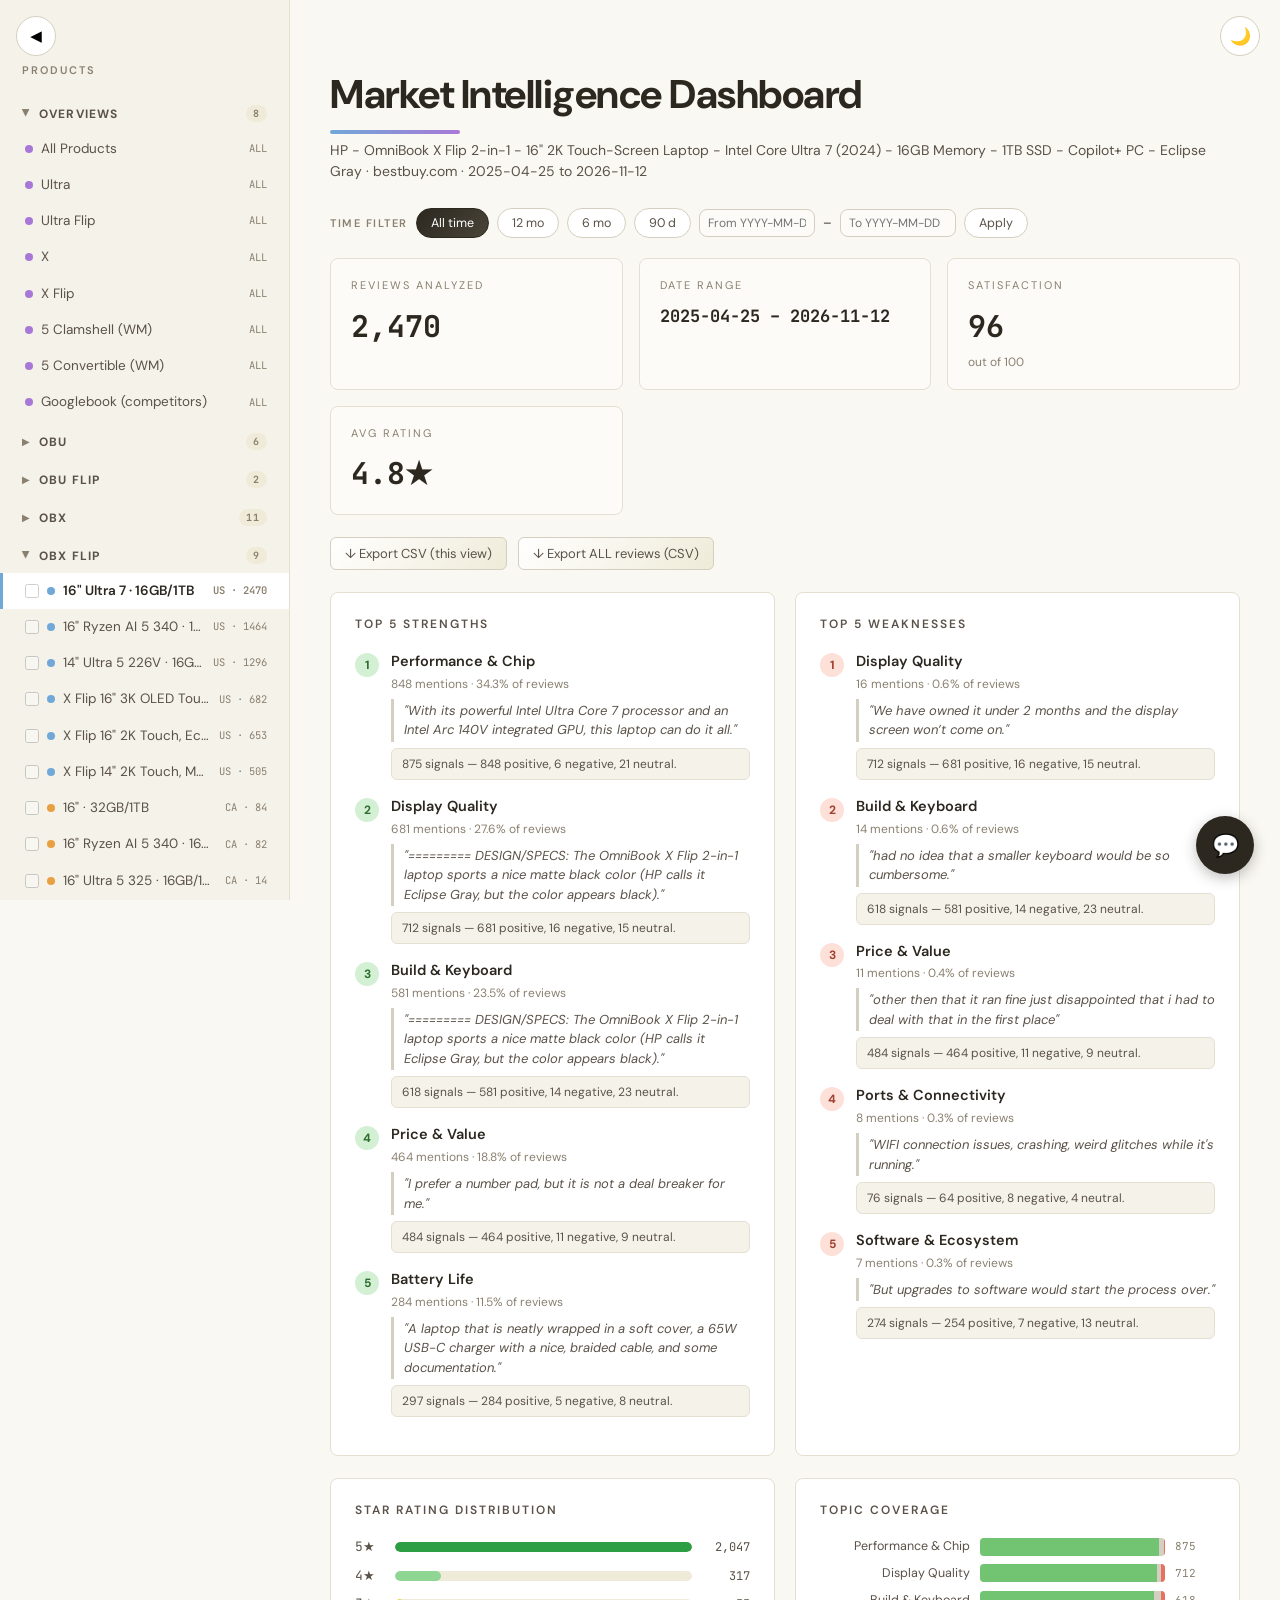
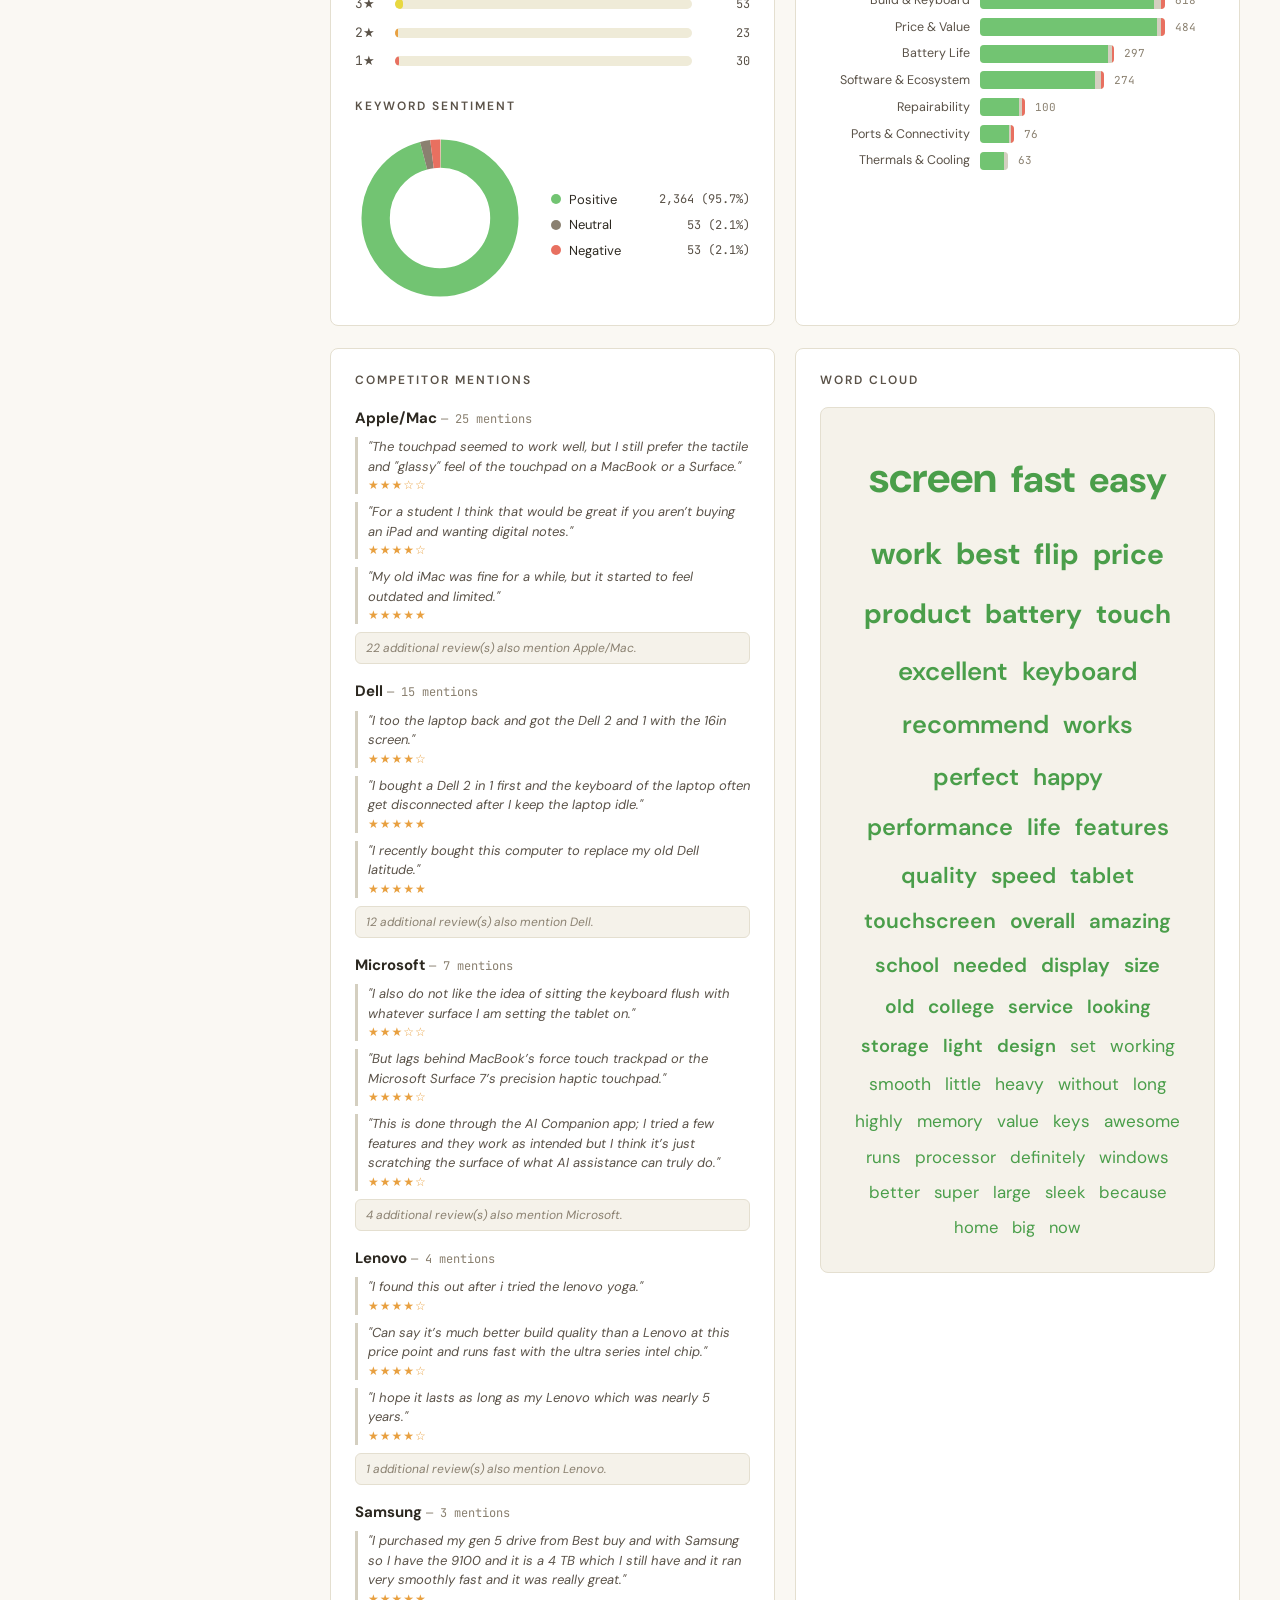
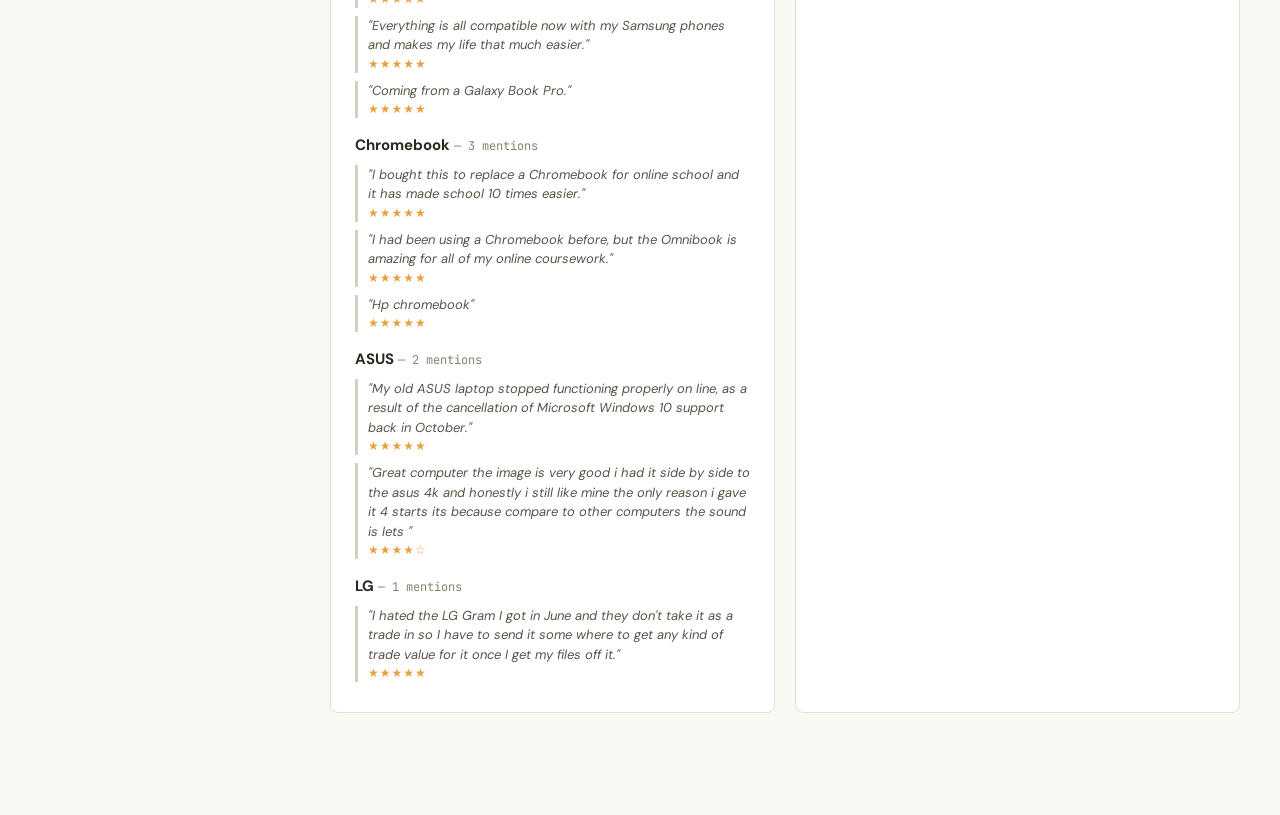
<file: docs/product.html>
<!DOCTYPE html>
<html><head><meta charset="UTF-8"><title>Redirecting…</title>
<script>
// product.html?id=us_6613865 → index.html#us_6613865 (single-page dashboard)
const id = new URLSearchParams(location.search).get("id") || "";
location.replace("index.html" + (id ? "#" + id : ""));
</script></head><body></body></html>
</file>
<file: docs/style-guide.css>
/*
 * MacBook Neo Market Intelligence — Shared Style Guide
 * All :root tokens and reusable component classes.
 * Import or link this file in any dashboard page.
 */

/* ── Design Tokens ─────────────────────────────────────────────────────────── */
:root {
  /* Backgrounds */
  --bg:        #faf8f3;
  --bg2:       #f5f2ea;
  --bg3:       #efebd8;

  /* Cards */
  --card:      #ffffff;
  --card2:     #fdfbf7;

  /* Borders */
  --border:    #e4dfd0;
  --border2:   #d4cfc0;

  /* Text */
  --text:      #2c2820;
  --text-mid:  #5a5248;
  --text-mute: #8a8070;

  /* Highlight color pairs (background / border+text) */
  --hl-yellow:   #fff0a0;  --hl-yellow-b: #e8d840;
  --hl-green:    #d4f0d4;  --hl-green-b:  #72c472;
  --hl-blue:     #d4e8f8;  --hl-blue-b:   #70a8d8;
  --hl-orange:   #fde8c8;  --hl-orange-b: #e8a040;
  --hl-pink:     #f8d8e8;  --hl-pink-b:   #d87898;
  --hl-purple:   #e8d8f8;  --hl-purple-b: #a878d8;
  --hl-teal:     #d0f0ec;  --hl-teal-b:   #50b0a8;
  --hl-red:      #fde0d8;  --hl-red-b:    #e87060;

  /* Semantic aliases — keep JS/template references working */
  --green:    #72c472;
  --red:      #e87060;
  --yellow:   #e8d840;
  --muted:    #8a8070;
  --accent:   #70a8d8;
  --accent2:  #a878d8;
  --surface:  var(--card);
  --surface2: var(--bg2);

  --radius: 8px;
}

/* ── Fonts ──────────────────────────────────────────────────────────────────── */
/* Include this <link> in <head>:
   https://fonts.googleapis.com/css2?family=JetBrains+Mono:wght@400;600;700
   &family=Instrument+Serif:ital@0;1&family=DM+Sans:wght@400;500;600;700
   &display=swap
*/

/* ── Reset & Base ───────────────────────────────────────────────────────────── */
*, *::before, *::after { box-sizing: border-box; margin: 0; padding: 0; }
html { scroll-behavior: smooth; }

body {
  background: var(--bg);
  color: var(--text);
  font-family: 'DM Sans', system-ui, sans-serif;
  font-size: 13px;
  line-height: 1.5;
  min-height: 100vh;
}

::-webkit-scrollbar { width: 6px; height: 6px; }
::-webkit-scrollbar-track { background: var(--bg2); }
::-webkit-scrollbar-thumb { background: var(--border2); border-radius: 3px; }

/* ── Card ───────────────────────────────────────────────────────────────────── */
.card {
  background: var(--card);
  border: 1px solid var(--border);
  border-radius: var(--radius);
  padding: 20px;
}

.card-title {
  font-family: 'DM Sans', sans-serif;
  font-size: 11px;
  font-weight: 700;
  text-transform: uppercase;
  letter-spacing: 0.07em;
  color: var(--text-mute);
  margin-bottom: 14px;
}

/* ── KPI Card ───────────────────────────────────────────────────────────────── */
.kpi-card {
  background: var(--bg2);
  border: 1px solid var(--border);
  border-radius: var(--radius);
  padding: 18px 20px;
  transition: border-color 0.2s;
}
.kpi-card:hover { border-color: var(--border2); }

.kpi-icon  { font-size: 1.1rem; margin-bottom: 8px; }
.kpi-label {
  font-family: 'DM Sans', sans-serif;
  font-size: 10px;
  font-weight: 600;
  text-transform: uppercase;
  letter-spacing: 0.08em;
  color: var(--text-mute);
  margin-bottom: 6px;
}
.kpi-value {
  font-family: 'JetBrains Mono', monospace;
  font-size: 28px;
  font-weight: 700;
  color: var(--text);
  line-height: 1.1;
}
.kpi-sub {
  font-size: 11px;
  color: var(--text-mute);
  margin-top: 5px;
}

/* ── Section Label ──────────────────────────────────────────────────────────── */
.section-label {
  font-family: 'JetBrains Mono', monospace;
  font-size: 10px;
  font-weight: 700;
  text-transform: uppercase;
  letter-spacing: 0.1em;
  color: var(--text-mute);
  margin-bottom: 10px;
  margin-top: 28px;
  display: flex;
  align-items: center;
  gap: 0;
}
.section-dot {
  display: inline-block;
  width: 8px;
  height: 8px;
  border-radius: 50%;
  margin-right: 8px;
  flex-shrink: 0;
}

/* ── Sentiment Badges ───────────────────────────────────────────────────────── */
.sentiment-badge {
  display: inline-block;
  padding: 2px 9px;
  border-radius: 999px;
  font-family: 'JetBrains Mono', monospace;
  font-size: 10px;
  font-weight: 600;
  text-transform: capitalize;
  border: 1px solid transparent;
}
.sentiment-badge.positive {
  background: var(--hl-green);
  color: #2a6a2a;
  border-color: var(--hl-green-b);
}
.sentiment-badge.neutral {
  background: var(--hl-yellow);
  color: #7a6800;
  border-color: var(--hl-yellow-b);
}
.sentiment-badge.negative {
  background: var(--hl-red);
  color: #8a2010;
  border-color: var(--hl-red-b);
}
.sentiment-badge.pending {
  background: var(--bg3);
  color: var(--text-mute);
  border-color: var(--border2);
}

/* ── Topic Pill Tags ────────────────────────────────────────────────────────── */
.topic-tag {
  display: inline-block;
  padding: 2px 8px;
  border-radius: 20px;
  font-family: 'JetBrains Mono', monospace;
  font-size: 10px;
  font-weight: 600;
  border: 1px solid transparent;
  margin: 1px 2px 1px 0;
}
.topic-tag.vs_windows  { background: var(--hl-blue);   border-color: var(--hl-blue-b);   color: #1a4870; }
.topic-tag.price       { background: var(--hl-orange);  border-color: var(--hl-orange-b); color: #6a3c00; }
.topic-tag.battery     { background: var(--hl-green);   border-color: var(--hl-green-b);  color: #1a5a1a; }
.topic-tag.display     { background: var(--hl-purple);  border-color: var(--hl-purple-b); color: #4a1a7a; }
.topic-tag.thermals    { background: var(--hl-red);     border-color: var(--hl-red-b);    color: #6a1800; }
.topic-tag.complaint   { background: var(--hl-pink);    border-color: var(--hl-pink-b);   color: #6a1840; }
.topic-tag.performance { background: var(--hl-teal);    border-color: var(--hl-teal-b);   color: #0a5050; }
.topic-tag.switch      { background: var(--hl-yellow);  border-color: var(--hl-yellow-b); color: #6a5800; }
.topic-tag.port        { background: var(--hl-orange);  border-color: var(--hl-orange-b); color: #6a3c00; }

/* ── Signal Pill ────────────────────────────────────────────────────────────── */
.signal-pill {
  display: inline-block;
  background: var(--bg2);
  border: 1px solid var(--border);
  border-radius: 999px;
  padding: 3px 10px;
  font-family: 'JetBrains Mono', monospace;
  font-size: 10px;
  font-weight: 600;
  color: var(--text-mid);
  margin-top: 10px;
}

/* ── Score Pill ─────────────────────────────────────────────────────────────── */
.score-pill {
  background: var(--bg2);
  border: 1px solid var(--border);
  border-radius: 5px;
  padding: 2px 8px;
  font-family: 'JetBrains Mono', monospace;
  font-size: 11px;
  font-weight: 700;
  color: var(--text-mid);
  white-space: nowrap;
}

/* ── Buttons & Selects ──────────────────────────────────────────────────────── */
select, .btn {
  background: var(--card);
  border: 1px solid var(--border);
  color: var(--text);
  padding: 5px 10px;
  border-radius: 6px;
  font-family: 'DM Sans', sans-serif;
  font-size: 12px;
  cursor: pointer;
  outline: none;
  transition: border-color 0.15s;
}
select:focus, .btn:hover { border-color: var(--border2); }
.btn.active {
  background: var(--text);
  border-color: var(--text);
  color: var(--card);
}

/* ── Skeleton Loader ────────────────────────────────────────────────────────── */
.sk {
  background: linear-gradient(90deg,
    var(--bg2) 25%, var(--bg3) 50%, var(--bg2) 75%);
  background-size: 200% 100%;
  animation: sk-anim 1.4s infinite;
  border-radius: 5px;
  display: inline-block;
}
@keyframes sk-anim {
  0%   { background-position: 200% 0; }
  100% { background-position: -200% 0; }
}
.sk-lg { height: 2rem; width: 75%; }
.sk-sm { height: 0.75em; width: 60%; margin-top: 5px; }

/* ── Error Banner ───────────────────────────────────────────────────────────── */
.error-banner {
  display: none;
  background: var(--hl-red);
  border: 1px solid var(--hl-red-b);
  border-radius: var(--radius);
  padding: 12px 18px;
  color: #8a2010;
  font-size: 12px;
  margin-bottom: 20px;
}
.error-banner code {
  background: rgba(232,112,96,0.15);
  padding: 1px 6px;
  border-radius: 4px;
  font-family: 'JetBrains Mono', monospace;
}
</file>
